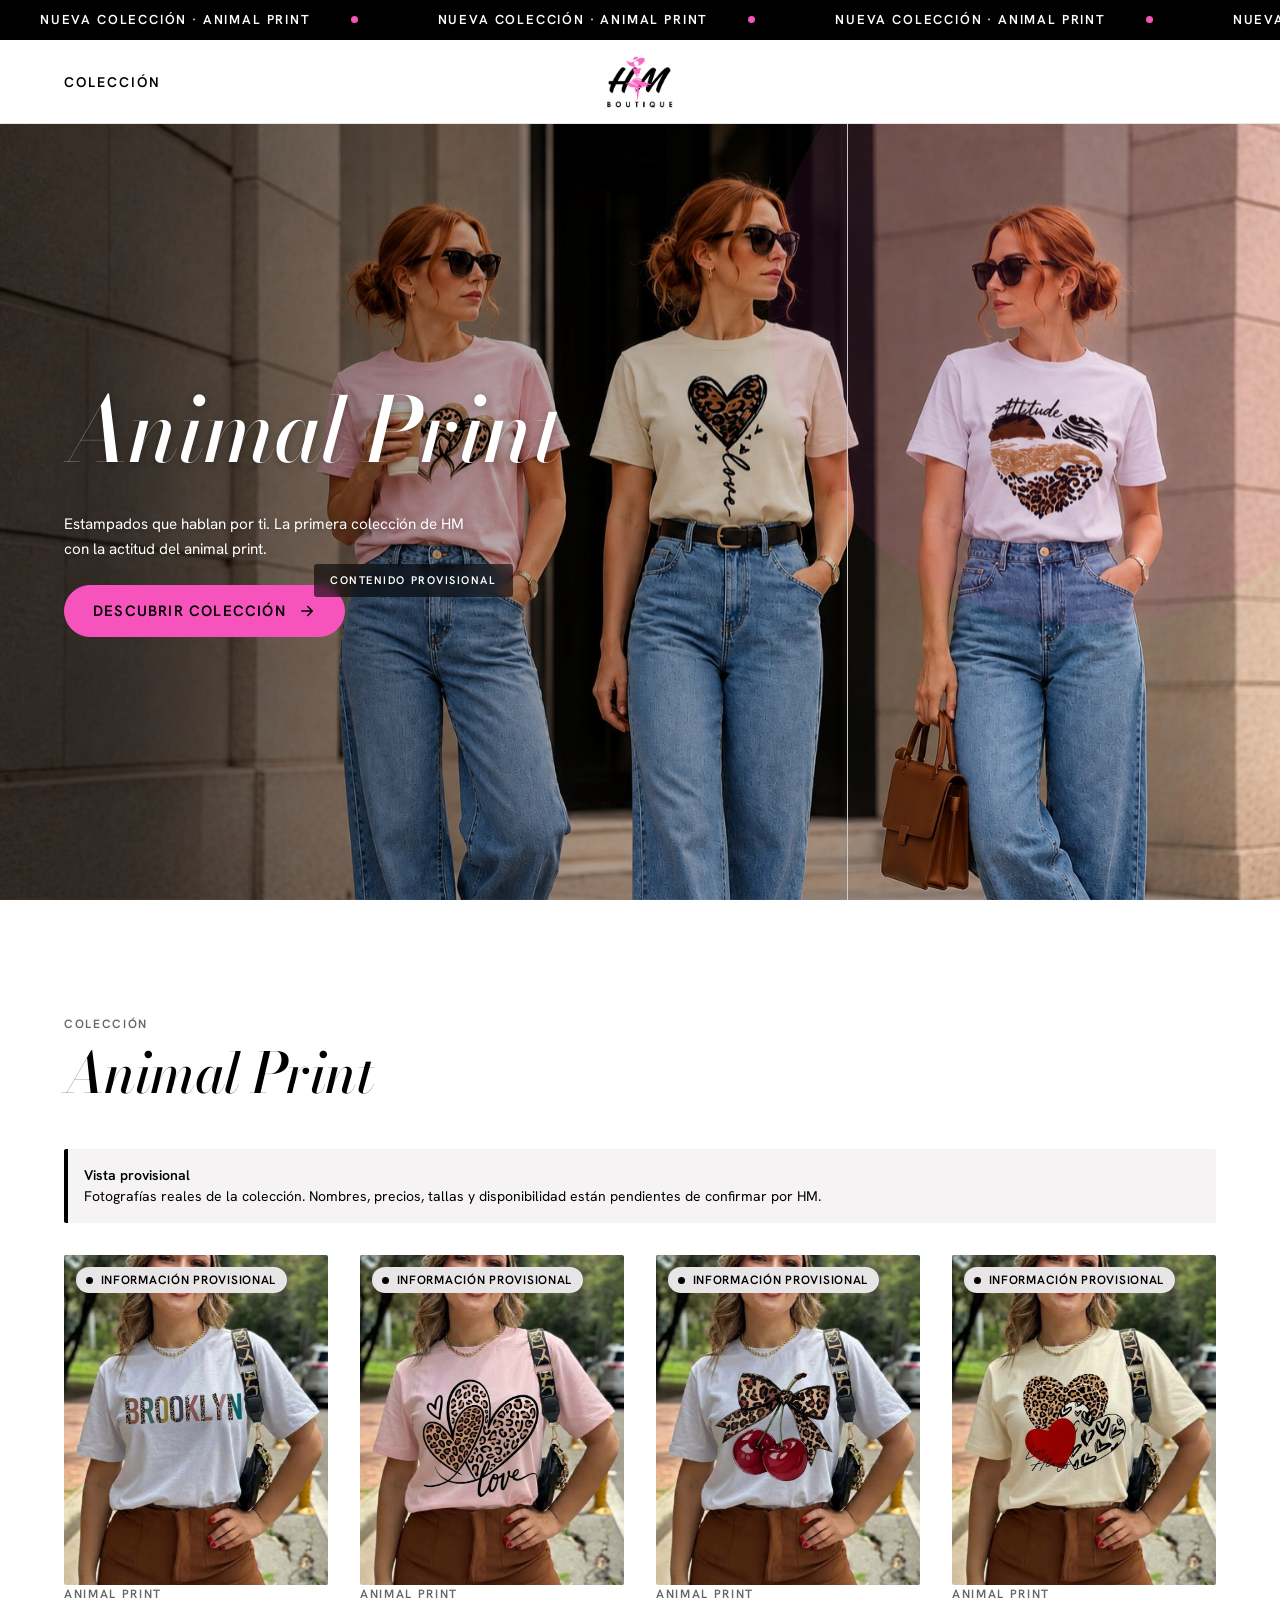
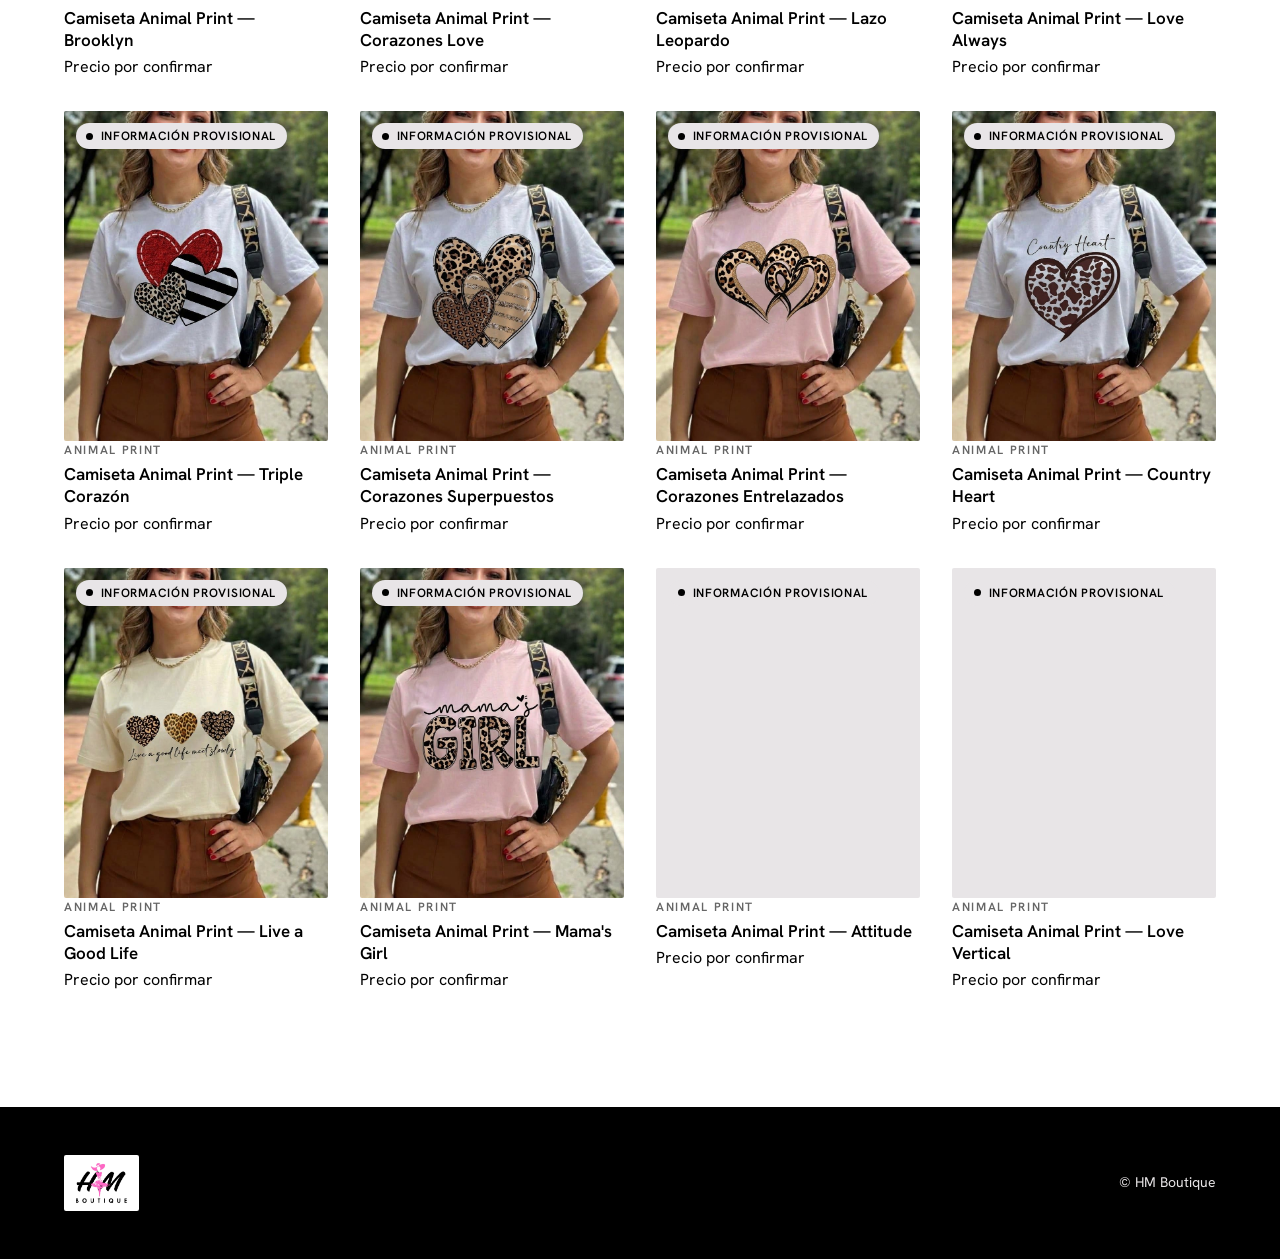
<file: index.html>
<!doctype html>
<html lang="es">
<head>
  <meta charset="utf-8">
  <meta name="viewport" content="width=device-width, initial-scale=1">
  <title>HM Boutique</title>
  <meta name="description" content="HM Boutique — tienda de moda multimarca.">
  <script>document.documentElement.classList.add('js');</script>
  <link rel="preconnect" href="https://fonts.googleapis.com">
  <link rel="preconnect" href="https://fonts.gstatic.com" crossorigin>
  <link rel="stylesheet" href="https://fonts.googleapis.com/css2?family=Bodoni+Moda:ital,opsz,wght@0,6..96,500;1,6..96,500&family=Hanken+Grotesk:wght@400;600&display=swap">
  <link rel="stylesheet" href="css/tokens.css">
  <link rel="stylesheet" href="css/base.css">
  <link rel="stylesheet" href="css/components.css">
  <link rel="stylesheet" href="css/hero.css">
</head>
<body>
  <a class="skip-link" href="#contenido">Saltar al contenido</a>
  <!-- Cinta de anuncio: datos desde data/campaigns.js (oculta si no está activa) -->
  <div class="announce" id="announce" hidden>
    <a class="announce__link" id="announce-link" href="#">
      <span class="announce__track" id="announce-track" aria-hidden="true"></span>
      <span class="sr-only" id="announce-text"></span>
    </a>
  </div>

  <!-- Cabecera: solo enlaza a secciones que existen. Se añadirán enlaces (categorías, carrito) cuando existan sus destinos. -->
  <header class="site-header">
    <nav class="nav" aria-label="Principal">
      <a class="nav__link" href="#coleccion">Colección</a>
    </nav>
    <a href="index.html" class="site-header__logo" aria-label="HM Boutique, inicio">
      <img src="assets/brand/logo-hm-boutique-recortado.png" alt="HM Boutique" width="366" height="295">
    </a>
  </header>

  <main id="contenido">
    <section class="hero" id="hero" aria-labelledby="hero-title">
      <div class="hero__bg" id="hero-bg" aria-hidden="true">
        <img class="hero__bg-img" id="hero-bg-img" alt="" hidden decoding="async">
        <div class="hero__bg-overlay"></div>
        <i class="hero__shape hero__shape--a"></i><i class="hero__shape hero__shape--b"></i>
      </div>

      <div class="hero__content" id="hero-content">
        <h1 class="hero__title" id="hero-title"><span id="hero-title-text"></span></h1>
        <p class="hero__desc" id="hero-desc"></p>
        <a class="btn" id="hero-cta" href="#"><span id="hero-cta-text"></span><svg aria-hidden="true" viewBox="0 0 24 24" width="18" height="18"><path d="M5 12h14m-6-6 6 6-6 6" fill="none" stroke="currentColor" stroke-width="2" stroke-linecap="round" stroke-linejoin="round"/></svg></a>
        <p class="hero__badge" id="hero-badge" hidden>Contenido provisional</p>
      </div>
    </section>

    <!-- Catálogo: aún sin productos reales. Se alimentará del sistema de catálogo (fase posterior). -->
    <section class="section" id="coleccion" aria-labelledby="coleccion-title">
      <div class="container">
        <div class="section-head">
          <p class="eyebrow">Colección</p>
          <h2 class="section-head__title" id="coleccion-title">Animal Print</h2>
        </div>
        <div class="notice" role="note"><div><span class="notice__title">Vista provisional</span><p>Fotografías reales de la colección. Nombres, precios, tallas y disponibilidad están pendientes de confirmar por HM.</p></div></div>
        <ul class="product-grid" id="product-grid" style="margin-top:var(--sp-6)"></ul>
        <noscript><p>Activa JavaScript para ver las fotografías de la colección.</p></noscript>
      </div>
    </section>
  </main>

  <footer class="site-footer">
    <div class="container site-footer__inner">
      <img class="site-footer__logo" src="assets/brand/logo-hm-boutique-recortado.png" alt="HM Boutique" width="366" height="295">
      <p class="site-footer__note">© HM Boutique</p>
    </div>
  </footer>

  <noscript><p style="padding:2rem;font-family:sans-serif">Activa JavaScript para ver la campaña.</p></noscript>

  <script src="data/campaigns.js"></script>
  <script src="data/products.js"></script>
  <script src="js/hero.js"></script>
  <script src="js/collection.js"></script>
  <script src="js/reveal.js"></script>
</body>
</html>
</file>
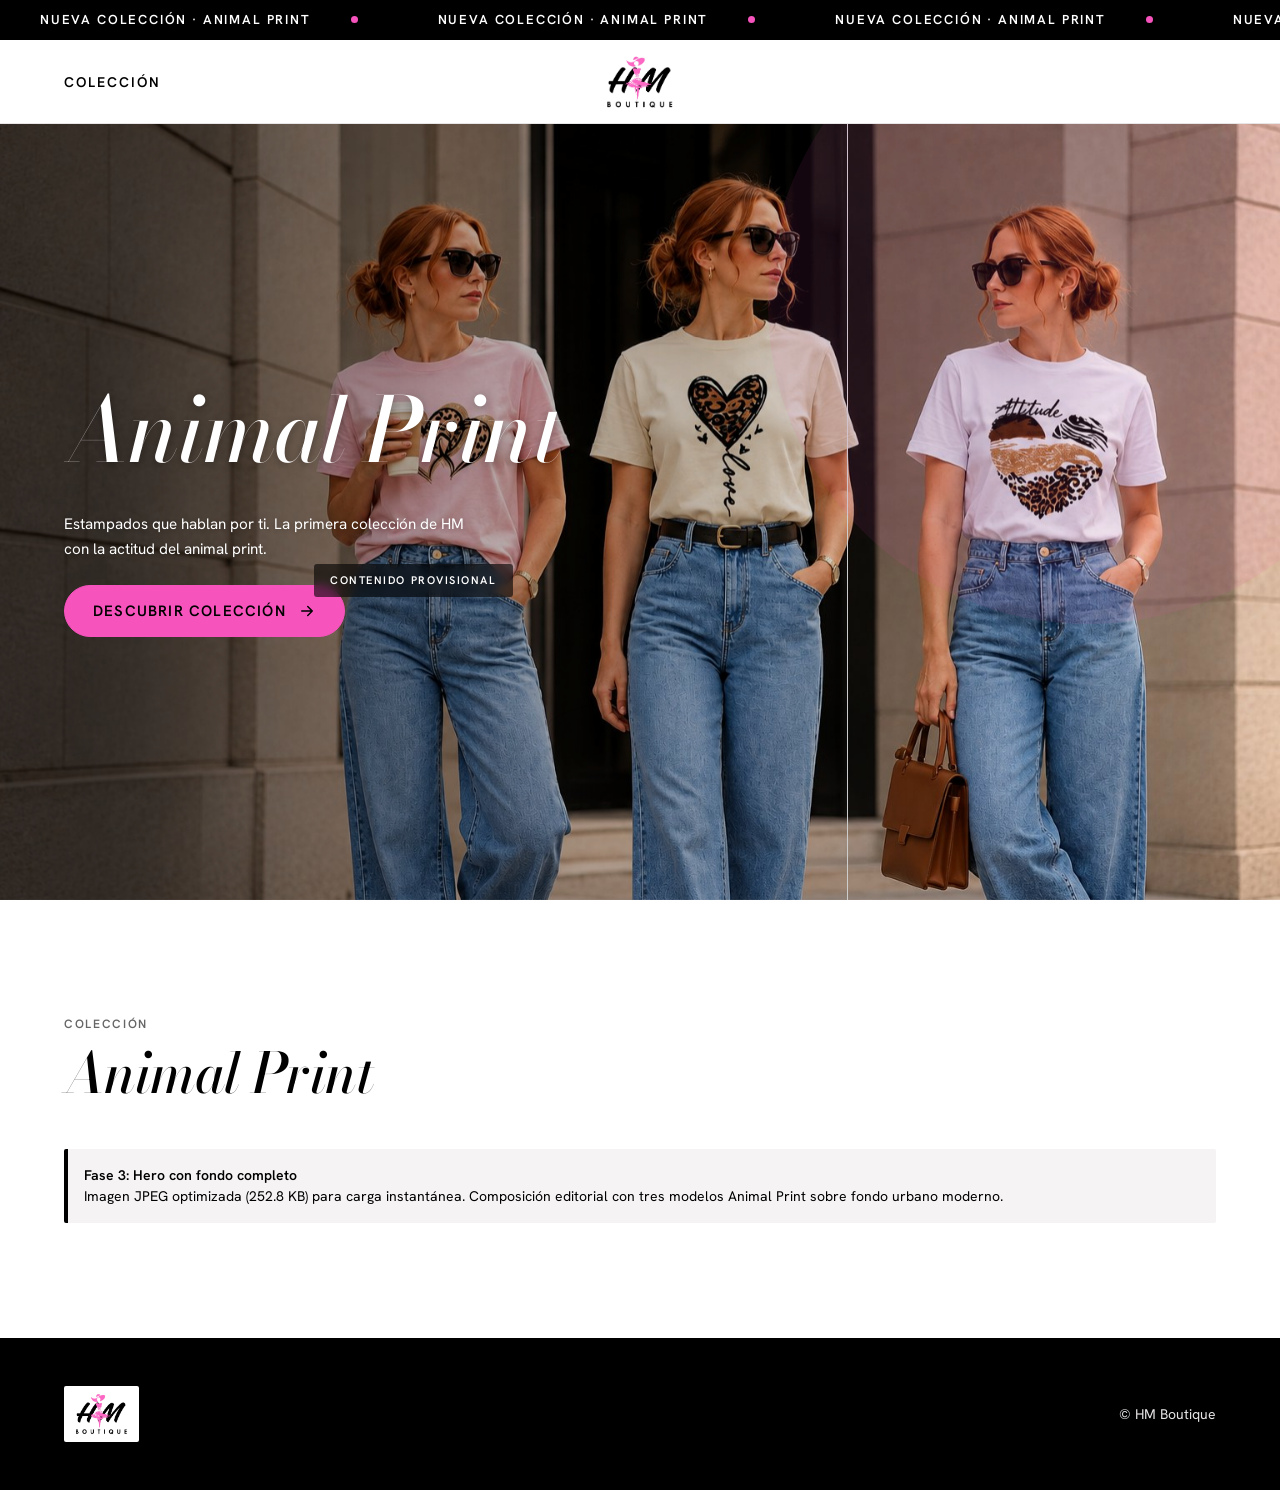
<file: preview-simple.html>
<!doctype html>
<html lang="es">
<head>
  <meta charset="utf-8">
  <meta name="viewport" content="width=device-width, initial-scale=1">
  <title>HM Boutique — Animal Print Collection</title>
  <meta name="description" content="HM Boutique — tienda de moda multimarca. Colección Animal Print.">
  <script>document.documentElement.classList.add('js');</script>
  <link rel="preconnect" href="https://fonts.googleapis.com">
  <link rel="preconnect" href="https://fonts.gstatic.com" crossorigin>
  <link rel="stylesheet" href="https://fonts.googleapis.com/css2?family=Bodoni+Moda:ital,opsz,wght@0,6..96,500;1,6..96,500&family=Hanken+Grotesk:wght@400;600&display=swap">
  <link rel="stylesheet" href="css/tokens.css">
  <link rel="stylesheet" href="css/base.css">
  <link rel="stylesheet" href="css/components.css">
  <link rel="stylesheet" href="css/hero.css">
</head>
<body>
  <a class="skip-link" href="#contenido">Saltar al contenido</a>
  
  <!-- Cinta de anuncio -->
  <div class="announce" id="announce" hidden>
    <a class="announce__link" id="announce-link" href="#">
      <span class="announce__track" id="announce-track" aria-hidden="true"></span>
      <span class="sr-only" id="announce-text"></span>
    </a>
  </div>

  <!-- Header -->
  <header class="site-header">
    <nav class="nav" aria-label="Principal">
      <a class="nav__link" href="#coleccion">Colección</a>
    </nav>
    <a href="index.html" class="site-header__logo" aria-label="HM Boutique, inicio">
      <img src="assets/brand/logo-hm-boutique-recortado.png" alt="HM Boutique" width="366" height="295">
    </a>
  </header>

  <main id="contenido">
    <!-- Hero con imagen JPEG optimizada -->
    <section class="hero" id="hero" aria-labelledby="hero-title">
      <div class="hero__bg" id="hero-bg" aria-hidden="true">
        <img class="hero__bg-img" id="hero-bg-img" alt="" hidden decoding="async" src="assets/campaigns/animal-print/hero-background.jpg">
        <div class="hero__bg-overlay"></div>
        <i class="hero__shape hero__shape--a"></i><i class="hero__shape hero__shape--b"></i>
      </div>

      <div class="hero__content" id="hero-content">
        <h1 class="hero__title" id="hero-title"><span id="hero-title-text"></span></h1>
        <p class="hero__desc" id="hero-desc"></p>
        <a class="btn" id="hero-cta" href="#"><span id="hero-cta-text"></span><svg aria-hidden="true" viewBox="0 0 24 24" width="18" height="18"><path d="M5 12h14m-6-6 6 6-6 6" fill="none" stroke="currentColor" stroke-width="2" stroke-linecap="round" stroke-linejoin="round"/></svg></a>
        <p class="hero__badge" id="hero-badge" hidden>Contenido provisional</p>
      </div>
    </section>

    <!-- Sección de colección -->
    <section class="section" id="coleccion" aria-labelledby="coleccion-title">
      <div class="container">
        <div class="section-head">
          <p class="eyebrow">Colección</p>
          <h2 class="section-head__title" id="coleccion-title">Animal Print</h2>
        </div>
        <div class="notice" role="note">
          <div>
            <span class="notice__title">Fase 3: Hero con fondo completo</span>
            <p>Imagen JPEG optimizada (252.8 KB) para carga instantánea. Composición editorial con tres modelos Animal Print sobre fondo urbano moderno.</p>
          </div>
        </div>
      </div>
    </section>
  </main>

  <footer class="site-footer">
    <div class="container site-footer__inner">
      <img class="site-footer__logo" src="assets/brand/logo-hm-boutique-recortado.png" alt="HM Boutique" width="366" height="295">
      <p class="site-footer__note">© HM Boutique</p>
    </div>
  </footer>

  <script>
    window.HM_DATA = {
      featured: {
        id: "provisional-001",
        provisional: true,
        collection: { name: "Animal Print", slug: null },
        title: "Animal Print",
        description: "Estampados que hablan por ti. La primera colección de HM con la actitud del animal print.",
        cta: { label: "Descubrir Colección", href: "#coleccion" },
        backgroundImage: {
          src: "assets/campaigns/animal-print/hero-background.jpg",
          alt: "Modelos de la colección Animal Print",
        },
        theme: {
          bg: "#F5F3F4",
          ink: "#000000",
          accent: "#F653BD",
        },
      },
      announcement: {
        enabled: true,
        message: "Nueva colección · Animal Print",
        href: "#coleccion",
      },
    };
  </script>

  <script src="js/hero.js"></script>
</body>
</html>
</file>
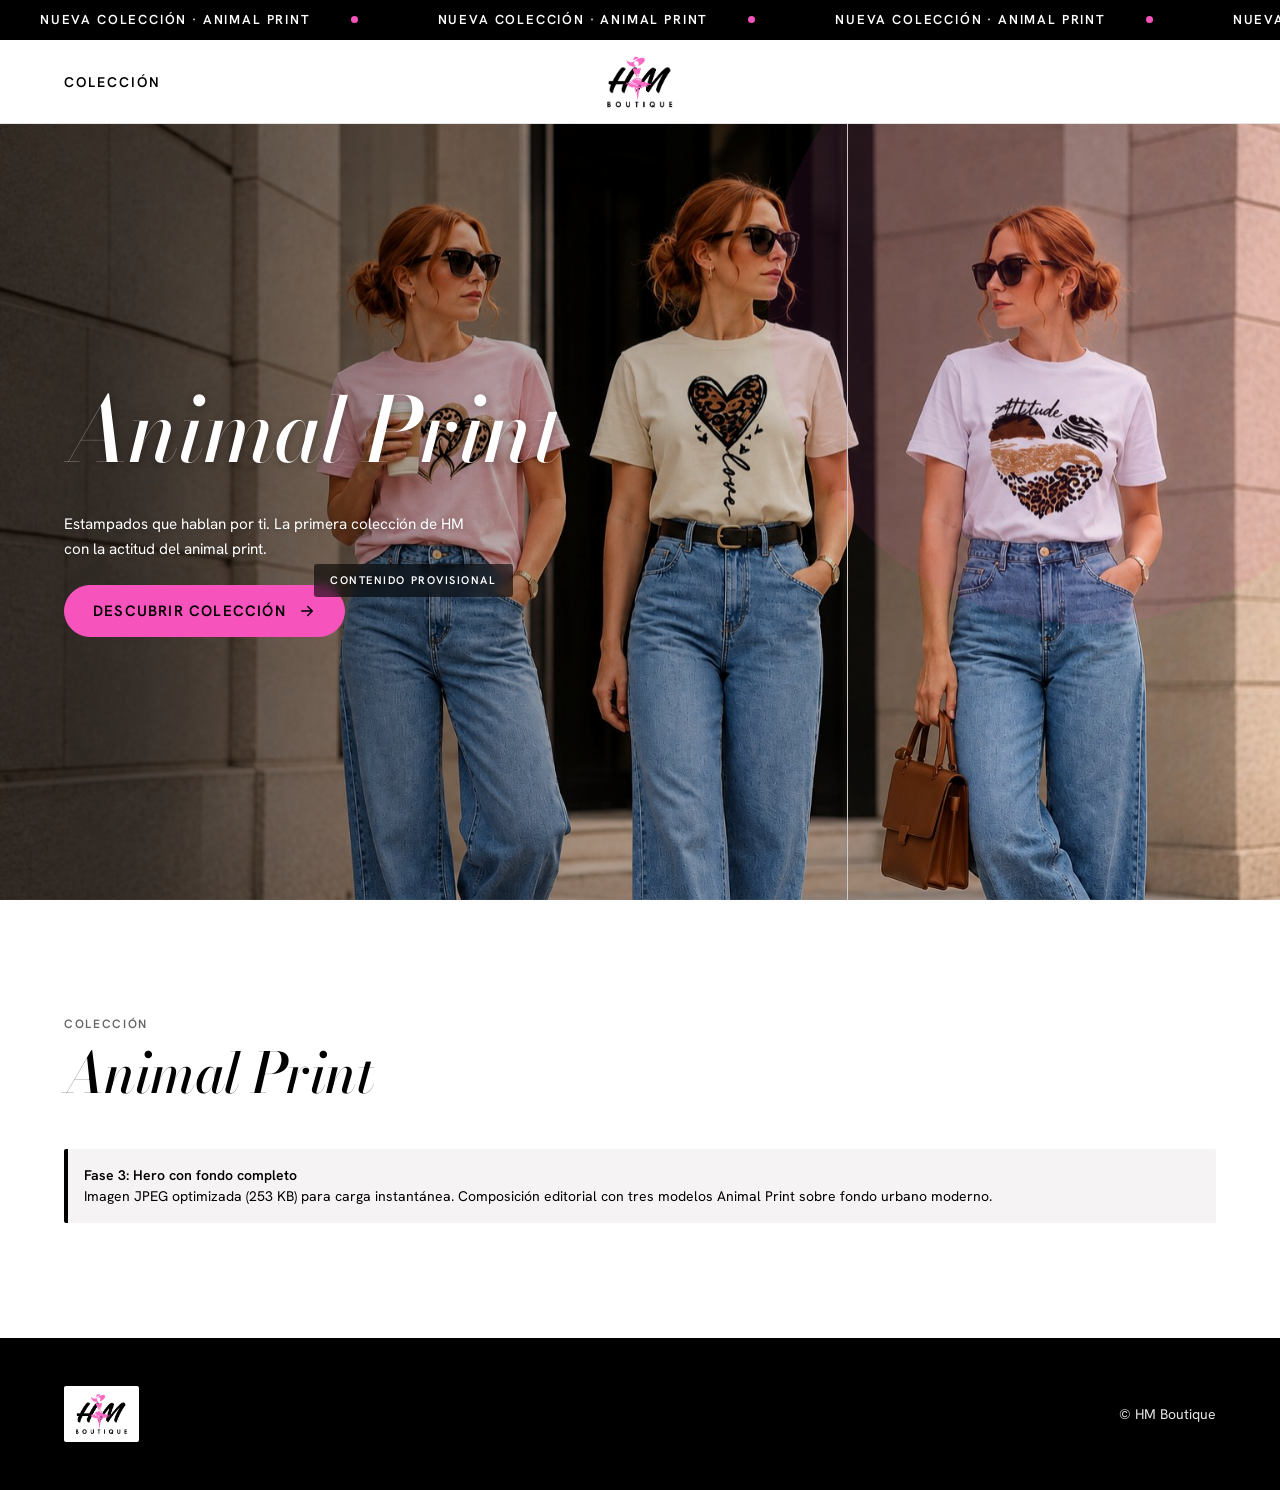
<file: preview-working.html>
<!doctype html>
<html lang="es">
<head>
  <meta charset="utf-8">
  <meta name="viewport" content="width=device-width, initial-scale=1">
  <title>HM Boutique — Animal Print Collection</title>
  <meta name="description" content="HM Boutique — tienda de moda multimarca. Colección Animal Print.">
  <script>document.documentElement.classList.add('js');</script>
  <link rel="preconnect" href="https://fonts.googleapis.com">
  <link rel="preconnect" href="https://fonts.gstatic.com" crossorigin>
  <link rel="stylesheet" href="https://fonts.googleapis.com/css2?family=Bodoni+Moda:ital,opsz,wght@0,6..96,500;1,6..96,500&family=Hanken+Grotesk:wght@400;600&display=swap">
  <link rel="stylesheet" href="css/tokens.css">
  <link rel="stylesheet" href="css/base.css">
  <link rel="stylesheet" href="css/components.css">
  <link rel="stylesheet" href="css/hero.css">
</head>
<body>
  <a class="skip-link" href="#contenido">Saltar al contenido</a>
  
  <!-- Cinta de anuncio -->
  <div class="announce" id="announce" hidden>
    <a class="announce__link" id="announce-link" href="#">
      <span class="announce__track" id="announce-track" aria-hidden="true"></span>
      <span class="sr-only" id="announce-text"></span>
    </a>
  </div>

  <!-- Header -->
  <header class="site-header">
    <nav class="nav" aria-label="Principal">
      <a class="nav__link" href="#coleccion">Colección</a>
    </nav>
    <a href="index.html" class="site-header__logo" aria-label="HM Boutique, inicio">
      <img src="assets/brand/logo-hm-boutique-recortado.png" alt="HM Boutique" width="366" height="295">
    </a>
  </header>

  <main id="contenido">
    <!-- Hero con imagen JPEG optimizada -->
    <section class="hero" id="hero" aria-labelledby="hero-title">
      <div class="hero__bg" id="hero-bg" aria-hidden="true">
        <img class="hero__bg-img" id="hero-bg-img" alt="" hidden decoding="async" src="assets/campaigns/animal-print/hero-background.jpg">
        <div class="hero__bg-overlay"></div>
        <i class="hero__shape hero__shape--a"></i><i class="hero__shape hero__shape--b"></i>
      </div>

      <div class="hero__content" id="hero-content">
        <h1 class="hero__title" id="hero-title"><span id="hero-title-text"></span></h1>
        <p class="hero__desc" id="hero-desc"></p>
        <a class="btn" id="hero-cta" href="#"><span id="hero-cta-text"></span><svg aria-hidden="true" viewBox="0 0 24 24" width="18" height="18"><path d="M5 12h14m-6-6 6 6-6 6" fill="none" stroke="currentColor" stroke-width="2" stroke-linecap="round" stroke-linejoin="round"/></svg></a>
        <p class="hero__badge" id="hero-badge" hidden>Contenido provisional</p>
      </div>
    </section>

    <!-- Sección de colección -->
    <section class="section" id="coleccion" aria-labelledby="coleccion-title">
      <div class="container">
        <div class="section-head">
          <p class="eyebrow">Colección</p>
          <h2 class="section-head__title" id="coleccion-title">Animal Print</h2>
        </div>
        <div class="notice" role="note">
          <div>
            <span class="notice__title">Fase 3: Hero con fondo completo</span>
            <p>Imagen JPEG optimizada (253 KB) para carga instantánea. Composición editorial con tres modelos Animal Print sobre fondo urbano moderno.</p>
          </div>
        </div>
      </div>
    </section>
  </main>

  <footer class="site-footer">
    <div class="container site-footer__inner">
      <img class="site-footer__logo" src="assets/brand/logo-hm-boutique-recortado.png" alt="HM Boutique" width="366" height="295">
      <p class="site-footer__note">© HM Boutique</p>
    </div>
  </footer>

  <script src="data/campaigns.js"></script>
  <script src="js/hero.js"></script>
</body>
</html>
</file>
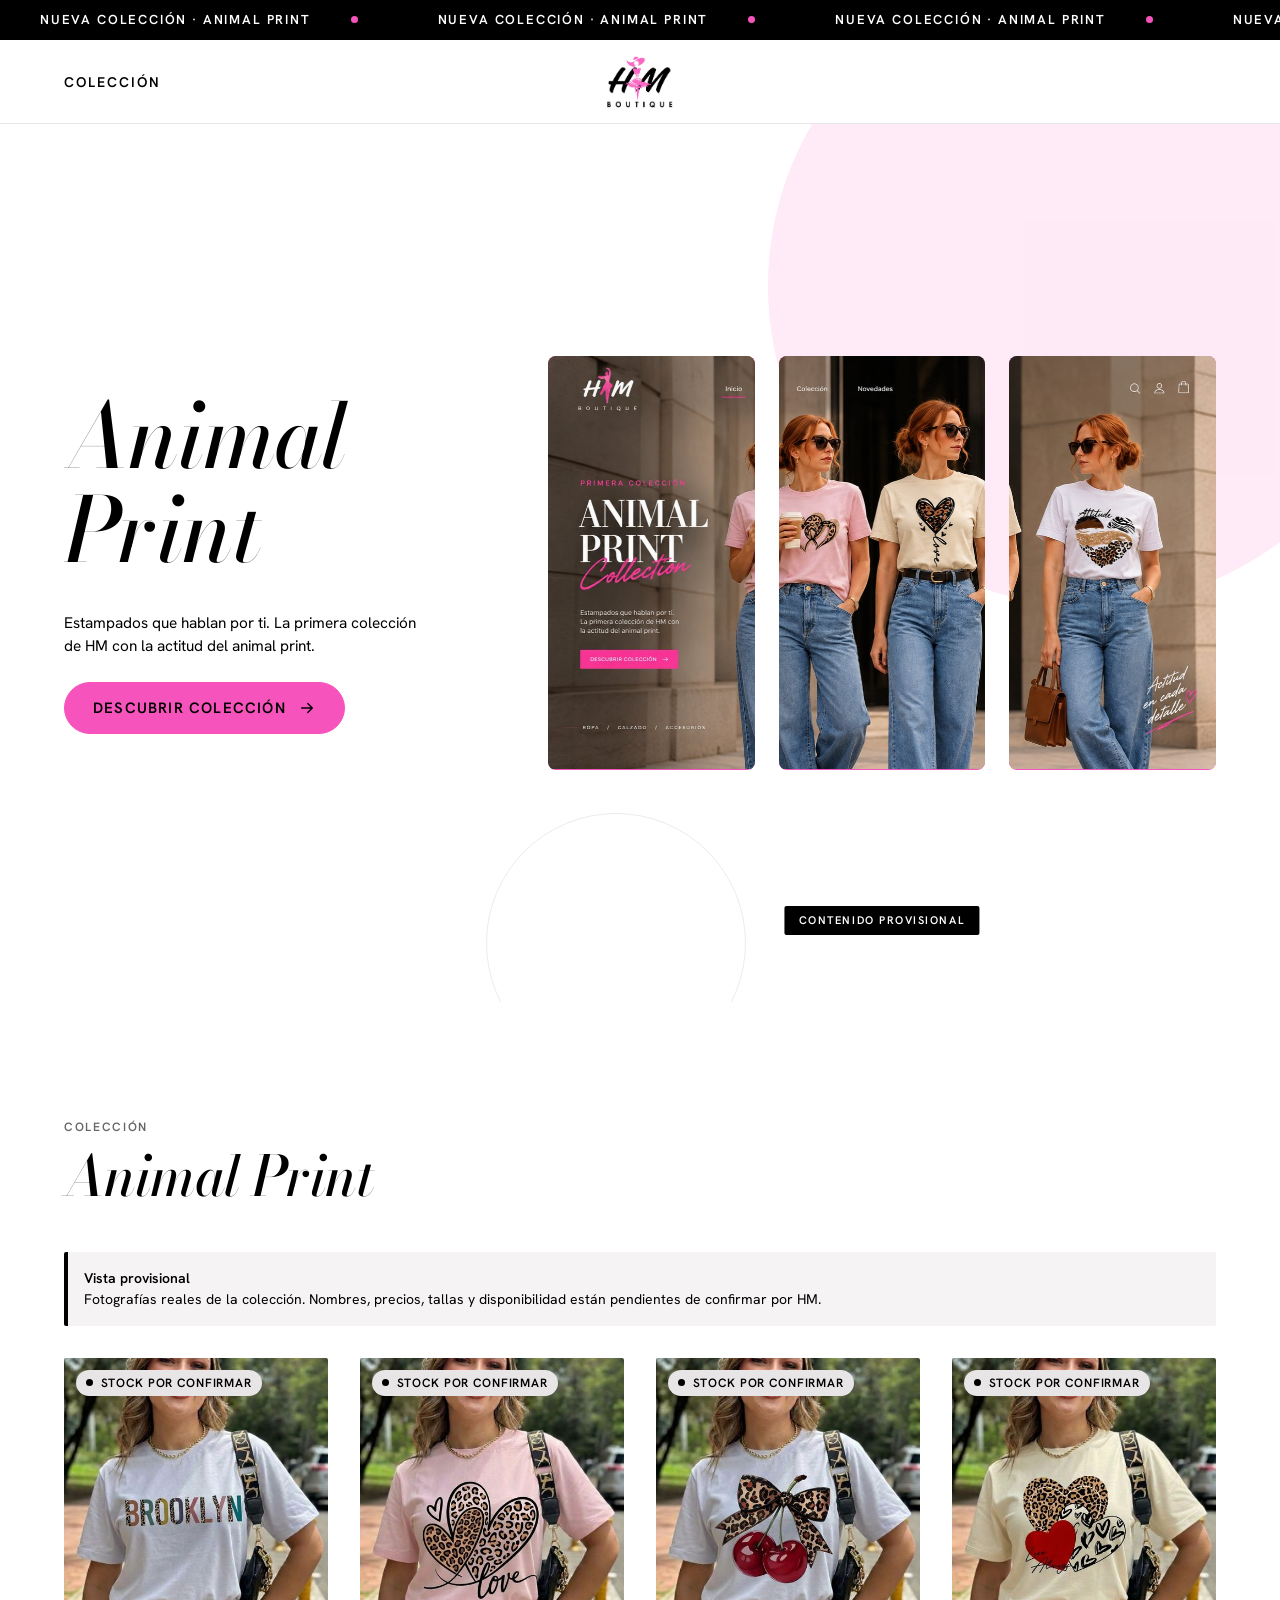
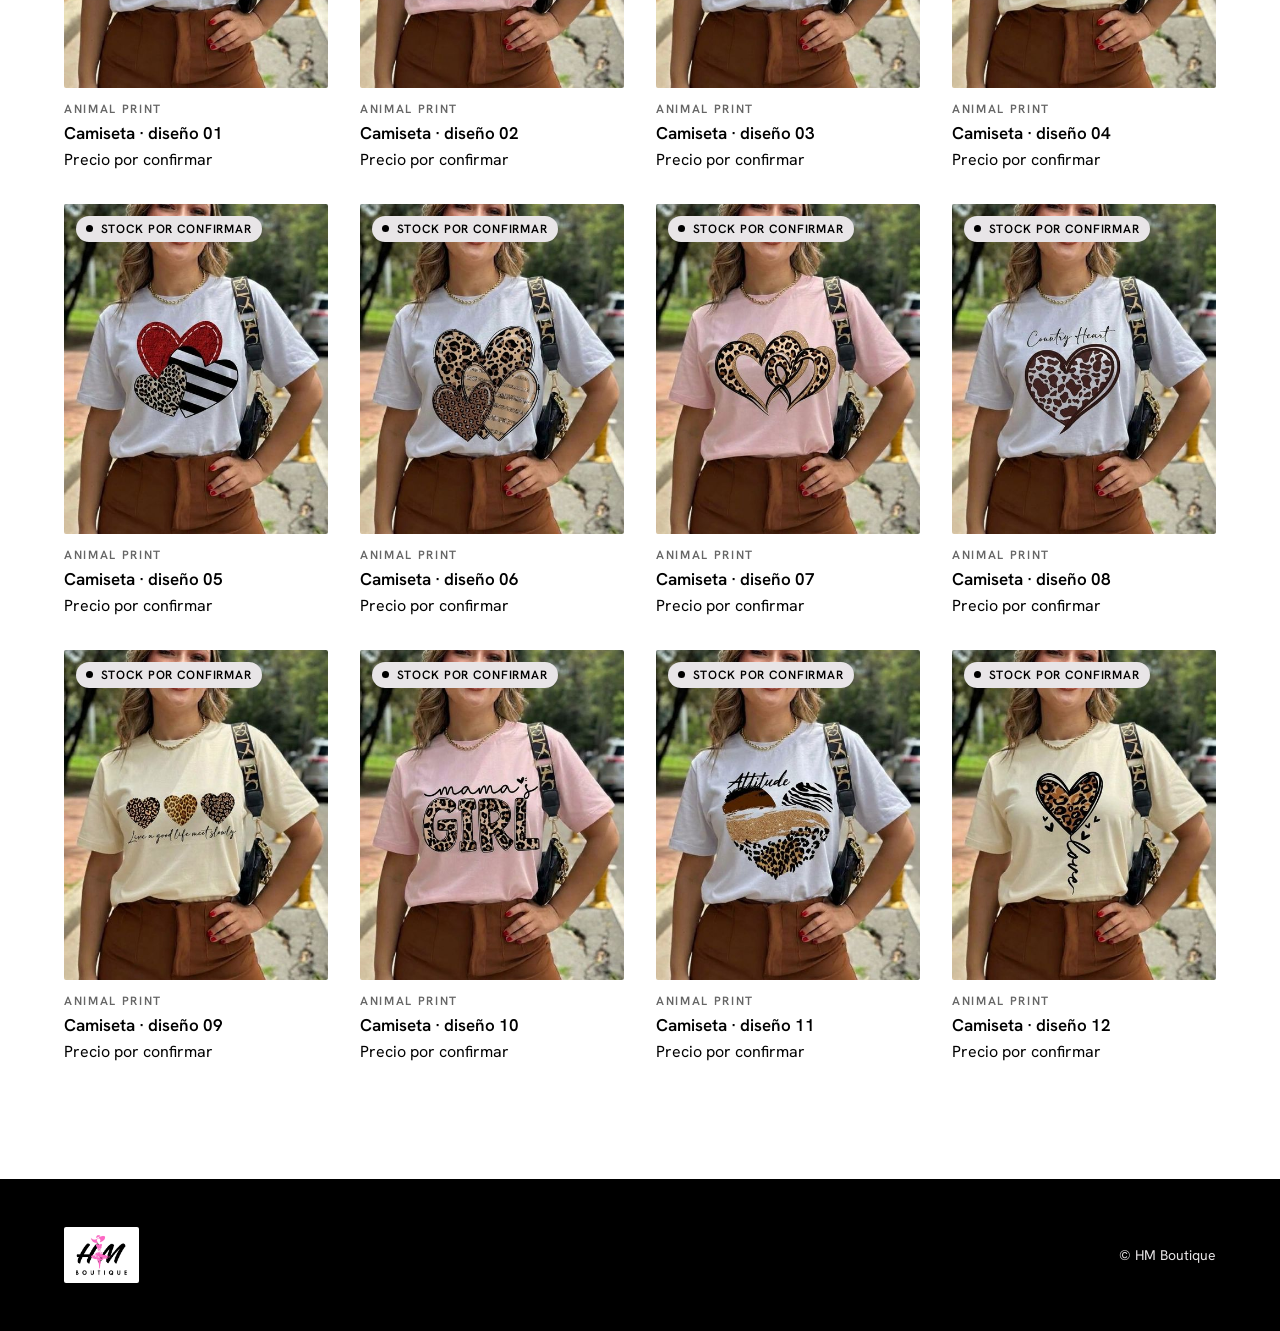
<file: preview.html>
<!doctype html>
<html lang="es">
<head>
  <meta charset="utf-8">
  <meta name="viewport" content="width=device-width, initial-scale=1">
  <title>HM Boutique</title>
  <meta name="description" content="HM Boutique — tienda de moda multimarca.">
  <script>document.documentElement.classList.add('js');</script>
  
  
  <link rel="stylesheet" href="https://fonts.googleapis.com/css2?family=Bodoni+Moda:ital,opsz,wght@0,6..96,500;1,6..96,500&family=Hanken+Grotesk:wght@400;600&display=swap">
  <style>/* HM Store — Design tokens.
 * Fuente: Paleta_de_Colores_HM_Store.md y Contexto_Real_HM_Store_para_Claude.md.
 * Rosa #F653BD = aproximación digital tomada del logotipo, NO valor oficial verificado.
 * No añadir colores de marca sin aprobación de HM. */
:root {
  /* Paleta de trabajo seleccionada */
  --hm-pink: #F653BD;
  --hm-black: #000000;
  --hm-white: #FFFFFF;
  --hm-gray-soft: #F5F3F4;
  --hm-gray-medium: #777777;
  --hm-gray-light: #E8E5E7;

  /* Ajuste de accesibilidad (propuesta): gris neutro algo más oscuro para texto pequeño,
   * porque #777777 sobre blanco da 4.48:1 y sobre gris suave 4.05:1 (<4.5). Pendiente de aprobación. */
  --hm-text-soft: #666666;

  /* Roles */
  --color-bg: var(--hm-white);
  --color-surface: var(--hm-gray-soft);
  --color-line: var(--hm-gray-light);
  --color-ui: var(--hm-gray-medium);
  --color-ink: var(--hm-black);
  --color-ink-soft: var(--hm-text-soft);
  --color-accent: var(--hm-pink);
  --color-focus: var(--hm-black);

  /* Estados: solo con la paleta. El rojo de error es funcional y está pendiente de aprobación. */
  --err-fg: #b3261e; --err-bg: #fbe9e7;

  /* Tema de campaña del Hero: lo sobrescribe js/hero.js desde data/campaigns.js */
  --bg: var(--hm-gray-soft);
  --ink: var(--hm-black);
  --accent: var(--hm-pink);
  --paper: var(--hm-white);

  /* Tipografía */
  --font-display: "Bodoni Moda", "Bodoni 72", Didot, "Times New Roman", serif;
  --font-body: "Hanken Grotesk", system-ui, -apple-system, "Segoe UI", sans-serif;
  --fs-display: clamp(3.25rem, 9vw, 8.25rem);
  --fs-h2: clamp(2rem, 4.5vw, 3.5rem);
  --fs-h3: clamp(1.25rem, 2vw, 1.5rem);
  --fs-product: 1.0625rem;
  --fs-price: 1rem;
  --fs-body: 1rem;
  --fs-small: 0.875rem;
  --fs-label: 0.75rem;
  --ls-label: 0.14em;

  /* Espaciado (base 4px) */
  --sp-1: 0.25rem; --sp-2: 0.5rem; --sp-3: 0.75rem; --sp-4: 1rem;
  --sp-5: 1.5rem; --sp-6: 2rem; --sp-7: 3rem; --sp-8: 4rem;
  --gutter: clamp(1.25rem, 5vw, 5rem);
  --container: 1280px;
  --section-y: clamp(4rem, 9vw, 7.5rem);
  --grid-gap: clamp(1rem, 2.5vw, 2rem);

  /* Forma */
  --radius-s: 2px;
  --radius-pill: 999px;
  --tap: 44px;

  /* Movimiento */
  --ease-out: cubic-bezier(0.16, 1, 0.3, 1);
  --t-fast: 160ms;
  --t-med: 300ms;

  /* Layout */
  --header-h: 84px;
  --announce-h: 0px;
}
@media (max-width: 900px) { :root { --header-h: 68px; } }
</style>
  <style>/* HM Store — base: reset, tipografía, utilidades, foco. */
*, *::before, *::after { box-sizing: border-box; }
html { -webkit-text-size-adjust: 100%; scroll-behavior: smooth; scroll-padding-top: calc(var(--header-h) + 1rem); }
body { margin: 0; background: var(--color-bg); color: var(--color-ink); font-family: var(--font-body); font-size: var(--fs-body); line-height: 1.5; }
::selection { background: var(--hm-pink); color: #000; }
img { display: block; max-width: 100%; }
h1, h2, h3, p { margin: 0; }
button, input { font: inherit; color: inherit; }
.sr-only { position: absolute; width: 1px; height: 1px; margin: -1px; padding: 0; overflow: hidden; clip: rect(0 0 0 0); white-space: nowrap; border: 0; }
:focus-visible { outline: 3px solid var(--color-focus); outline-offset: 3px; }
.container { width: 100%; max-width: calc(var(--container) + 2 * var(--gutter)); margin-inline: auto; padding-inline: var(--gutter); }
.section { padding-block: var(--section-y); }
.section--surface { background: var(--color-surface); }
.skip-link { position: absolute; left: var(--sp-4); top: -100px; z-index: 10; background: #000; color: #fff; padding: var(--sp-3) var(--sp-4); }
.skip-link:focus { top: var(--sp-4); }
@media (prefers-reduced-motion: reduce) { html { scroll-behavior: auto; } }
</style>
  <style>/* HM Store — componentes reutilizables (Fase 2). */

/* ---------- Cinta de anuncio ---------- */
.announce { background: #000; color: #fff; overflow: hidden; height: 40px; }
.announce[hidden] { display: none; }
.announce__link { display: flex; align-items: center; height: 100%; color: inherit; text-decoration: none; overflow: hidden; font-size: 0.8125rem; letter-spacing: 0.14em; text-transform: uppercase; font-weight: 600; }
.announce__link:hover .announce__track, .announce__link:focus-visible .announce__track { animation-play-state: paused; }
.announce__link:focus-visible { outline-color: var(--hm-pink); outline-offset: -3px; }
.announce__track { display: inline-flex; flex: none;  will-change: transform; animation: marquee var(--marquee-duration, 30s) linear infinite; }
.announce__item { padding-inline: 2.5rem; display: inline-flex; align-items: center; gap: 2.5rem; }
.announce__item::after { content: ""; width: 7px; height: 7px; border-radius: 50%; background: var(--hm-pink); }
@keyframes marquee { to { transform: translateX(-50%); } }
@media (max-width: 900px) { .announce { height: 36px; } }

/* ---------- Cabecera ---------- */
.site-header { position: sticky; top: 0; z-index: 5; background: var(--color-bg); height: var(--header-h); border-bottom: 1px solid var(--color-line);
  display: grid; grid-template-columns: 1fr auto 1fr; align-items: center; padding-inline: var(--gutter); }
.site-header__logo { display: block; height: var(--header-h); padding: 14px 0; justify-self: center; }
.site-header__logo img { height: 100%; width: auto; }
.nav { display: flex; gap: var(--sp-5); }
.nav__link { display: inline-flex; align-items: center; min-height: var(--tap); color: var(--color-ink); text-decoration: none; font-size: var(--fs-small); font-weight: 600; letter-spacing: var(--ls-label); text-transform: uppercase; background: linear-gradient(currentColor, currentColor) left bottom 10px / 0 1.5px no-repeat; transition: background-size var(--t-med) var(--ease-out); }
.nav__link:hover, .nav__link[aria-current] { background-size: 100% 1.5px; }

/* ---------- Botones ---------- */
.btn { --btn-bg: var(--hm-black); --btn-fg: var(--hm-white); --btn-border: var(--hm-black); --btn-hover-bg: var(--hm-pink); --btn-hover-fg: #000;
  display: inline-flex; align-items: center; justify-content: center; gap: 0.75rem; min-height: 52px; padding: 0 1.75rem;
  background: var(--btn-bg); color: var(--btn-fg); border: 1.5px solid var(--btn-border); border-radius: var(--radius-pill);
  text-decoration: none; cursor: pointer; font-weight: 600; font-size: 0.9375rem; letter-spacing: 0.08em; text-transform: uppercase;
  transition: background-color var(--t-fast) ease, color var(--t-fast) ease, transform var(--t-fast) var(--ease-out); }
.btn svg { transition: transform 200ms var(--ease-out); }
.btn:hover { background: var(--btn-hover-bg); color: var(--btn-hover-fg); }
.btn:hover svg { transform: translateX(4px); }
.btn:active { transform: scale(0.97); }
.btn--secondary { --btn-bg: transparent; --btn-fg: var(--hm-black); --btn-hover-bg: var(--hm-black); --btn-hover-fg: var(--hm-white); }
.btn--ghost { --btn-bg: transparent; --btn-fg: var(--hm-black); --btn-border: transparent; --btn-hover-bg: var(--hm-gray-light); --btn-hover-fg: var(--hm-black); }
.btn--sm { min-height: var(--tap); padding: 0 1.25rem; font-size: 0.8125rem; }
.btn--block { width: 100%; }
.btn[aria-disabled="true"], .btn:disabled { background: transparent; color: var(--btn-border); border-style: dashed; cursor: not-allowed; }
.btn[aria-disabled="true"]:hover, .btn:disabled:hover { background: transparent; color: var(--btn-border); }
.btn[aria-disabled="true"]:hover svg, .btn:disabled:hover svg { transform: none; }
.btn[aria-disabled="true"]:active, .btn:disabled:active { transform: none; }

/* ---------- Encabezado de sección ---------- */
.section-head { display: grid; gap: var(--sp-3); margin-bottom: var(--sp-7); max-width: 40rem; }
.eyebrow { font-size: var(--fs-label); letter-spacing: var(--ls-label); text-transform: uppercase; font-weight: 600; color: var(--color-ink-soft); }
.section-head__title { font-family: var(--font-display); font-style: italic; font-weight: 500; font-size: var(--fs-h2); line-height: 1; letter-spacing: -0.02em; text-wrap: balance; }
.section-head__text { color: var(--color-ink-soft); max-width: 46ch; text-wrap: pretty; }

/* ---------- Etiquetas de disponibilidad (punto + texto: nunca solo color) ---------- */
.tag { display: inline-flex; align-items: center; gap: 0.45rem; padding: 0.25rem 0.65rem; border-radius: var(--radius-pill); font-size: var(--fs-label); font-weight: 600; letter-spacing: 0.06em; text-transform: uppercase; background: var(--hm-gray-light); color: var(--hm-black); }
.tag::before { content: ""; width: 7px; height: 7px; border-radius: 50%; background: currentColor; }
.tag--ok { background: var(--hm-white); border: 1px solid var(--hm-gray-light); }
.tag--ok::before { background: var(--hm-pink); }
.tag--low { background: var(--hm-pink); color: var(--hm-black); }
.tag--out { background: var(--hm-gray-light); color: var(--color-ink-soft); }
.tag--out::before { border-radius: 1px; }

/* ---------- Tarjeta de producto ---------- */
.product-grid { display: grid; grid-template-columns: repeat(4, minmax(0, 1fr)); gap: var(--sp-6) var(--grid-gap); list-style: none; margin: 0; padding: 0; }
@media (max-width: 1100px) { .product-grid { grid-template-columns: repeat(3, minmax(0, 1fr)); } }
@media (max-width: 820px) { .product-grid { grid-template-columns: repeat(2, minmax(0, 1fr)); } }
.card { position: relative; display: grid; gap: var(--sp-3); align-content: start; }
.card__media { position: relative; aspect-ratio: 4 / 5; overflow: hidden; background: var(--hm-gray-light); border-radius: var(--radius-s); }
.card__media img { display: block; width: 100%; height: 100%; object-fit: cover; transition: transform 600ms var(--ease-out); }
.card__ph { position: absolute; inset: 0; display: grid; place-items: center; text-align: center; padding: var(--sp-4); font-size: var(--fs-label); letter-spacing: var(--ls-label); text-transform: uppercase; font-weight: 600; color: var(--color-ink-soft); }
.card__tag { position: absolute; left: var(--sp-3); top: var(--sp-3); }
.card__body { display: grid; gap: var(--sp-1); }
.card__brand { font-size: var(--fs-label); letter-spacing: var(--ls-label); text-transform: uppercase; color: var(--color-ink-soft); font-weight: 600; }
.card__title { font-size: var(--fs-product); font-weight: 600; line-height: 1.3; }
.card__link { color: inherit; text-decoration: none; }
.card__link::after { content: ""; position: absolute; inset: 0; } /* enlace extendido: toda la tarjeta es clicable */
.card__link:focus-visible { outline: none; }
.card:has(.card__link:focus-visible) .card__media { outline: 3px solid var(--color-focus); outline-offset: 3px; }
.card__price { font-size: var(--fs-price); font-variant-numeric: tabular-nums; }
.card__colors { display: flex; gap: 6px; margin-top: var(--sp-1); }
.card__dot { width: 12px; height: 12px; border-radius: 50%; border: 1px solid rgba(0, 0, 0, 0.25); background: var(--c, #ccc); }
.card:hover .card__media img { transform: scale(1.03); }
.card--soldout .card__media { opacity: 0.6; }
.card--soldout .card__title { color: var(--color-ink-soft); }
.card--demo .card__media::after { content: "Ejemplo"; position: absolute; right: var(--sp-3); top: var(--sp-3); background: #000; color: #fff; font-size: 0.6875rem; letter-spacing: var(--ls-label); text-transform: uppercase; font-weight: 600; padding: 0.25rem 0.6rem; border-radius: var(--radius-s); }

/* ---------- Selectores de variante (CSS puro: input real + etiqueta) ---------- */
.field { border: 0; margin: 0; padding: 0; min-width: 0; display: grid; gap: var(--sp-3); }
.field__legend { padding: 0; font-size: var(--fs-label); letter-spacing: var(--ls-label); text-transform: uppercase; font-weight: 600; }
.field__legend output { color: var(--color-ink-soft); font-weight: 400; letter-spacing: 0.04em; text-transform: none; margin-left: var(--sp-2); }
.opts { display: flex; flex-wrap: wrap; gap: var(--sp-2); }
.opt { position: relative; }
.opt input { position: absolute; inset: 0; width: 100%; height: 100%; margin: 0; opacity: 0; cursor: pointer; }
.chip { display: inline-flex; align-items: center; justify-content: center; min-width: var(--tap); min-height: var(--tap); padding: 0 var(--sp-3); border: 1.5px solid var(--color-ui); border-radius: var(--radius-s); font-weight: 600; font-size: var(--fs-small); background: var(--color-bg); transition: border-color var(--t-fast), background-color var(--t-fast), color var(--t-fast); }
.opt:hover .chip { border-color: var(--hm-black); }
.opt input:checked + .chip { background: var(--hm-black); border-color: var(--hm-black); color: var(--hm-white); }
.opt input:focus-visible + .chip, .opt input:focus-visible + .swatch { outline: 3px solid var(--color-focus); outline-offset: 3px; }
.opt input:disabled { cursor: not-allowed; }
.opt input:disabled + .chip { color: var(--color-ink-soft); border-style: dashed; text-decoration: line-through; background: transparent; }
.swatch { display: block; width: var(--tap); height: var(--tap); border-radius: 50%; background: var(--c, #ccc); border: 1px solid rgba(0, 0, 0, 0.25); box-shadow: inset 0 0 0 3px var(--color-bg); transition: box-shadow var(--t-fast); }
.opt input:checked + .swatch { box-shadow: inset 0 0 0 3px var(--color-bg), 0 0 0 2px var(--hm-black); }
.opt input:disabled + .swatch { opacity: 0.4; }

/* ---------- Control de cantidad ---------- */
.qty { justify-self: start; display: inline-grid; grid-template-columns: var(--tap) 3rem var(--tap); align-items: center; border: 1.5px solid var(--color-ui); border-radius: var(--radius-pill); overflow: hidden; }
.qty__btn { height: var(--tap); border: 0; background: transparent; cursor: pointer; font-size: 1.25rem; line-height: 1; transition: background-color var(--t-fast); }
.qty__btn:hover:not(:disabled) { background: var(--hm-gray-light); }
.qty__btn:disabled { color: var(--hm-gray-medium); cursor: not-allowed; }
.qty__btn:focus-visible { outline-offset: -3px; }
.qty__val { text-align: center; font-weight: 600; font-variant-numeric: tabular-nums; }

/* ---------- Avisos ---------- */
.notice { display: flex; gap: var(--sp-3); align-items: flex-start; padding: var(--sp-4); border-left: 4px solid var(--hm-black); border-radius: var(--radius-s); background: var(--hm-gray-soft); color: var(--hm-black); font-size: var(--fs-small); }
.notice__title { font-weight: 600; display: block; }
.notice--success { border-left-color: var(--hm-pink); }
.notice--warning { background: var(--hm-pink); }
.notice--error { background: var(--err-bg); border-left-color: var(--err-fg); }
.notice--error .notice__title { color: var(--err-fg); }

/* ---------- Estado vacío ---------- */
.empty { display: grid; justify-items: start; gap: var(--sp-3); padding: var(--sp-7) var(--sp-6); border: 1.5px dashed var(--hm-gray-light); border-radius: var(--radius-s); background: var(--color-bg); }
.empty__title { font-family: var(--font-display); font-style: italic; font-weight: 500; font-size: var(--fs-h3); }
.empty__text { color: var(--color-ink-soft); max-width: 46ch; }

/* ---------- Pie ---------- */
.site-footer { background: var(--hm-black); color: var(--hm-white); padding-block: var(--sp-7); }
.site-footer__inner { display: flex; flex-wrap: wrap; align-items: center; justify-content: space-between; gap: var(--sp-5); }
.site-footer__logo { height: 56px; width: auto; background: var(--hm-white); padding: 6px 10px; border-radius: var(--radius-s); }
.site-footer__note { font-size: var(--fs-small); color: var(--hm-gray-light); }

/* ---------- Aparición al hacer scroll (solo con JS) ---------- */
.js .reveal { opacity: 0; transform: translateY(24px); }
.js .reveal.in { opacity: 1; transform: none; transition: opacity 700ms ease var(--d, 0ms), transform 700ms var(--ease-out) var(--d, 0ms); }

@media (prefers-reduced-motion: reduce) {
  .js .reveal, .js .reveal.in { opacity: 1; transform: none; transition: none; }
  .btn, .btn svg, .chip, .swatch, .qty__btn, .nav__link, .card__media img { transition: none; }
  .btn:hover svg, .btn:active, .card:hover .card__media img { transform: none; }
  .announce__track { animation: none; transform: none; }
  .announce__link { justify-content: center; }
  .announce__group:nth-child(2) { display: none !important; }
  .announce__item:not(:first-child) { display: none; }
  .announce__item::after { display: none; }
}
</style>
  <style>/* HM Store — Hero Experience. Depende de tokens.css, base.css y components.css (.btn). */

/* ---------- Hero ---------- */
.hero {
  position: relative; isolation: isolate; overflow: hidden;
  background: var(--bg); color: var(--ink);
  min-height: clamp(560px, calc(100svh - var(--header-h) - var(--announce-h)), 900px);
  display: grid;
  grid-template-columns: minmax(0, 1fr) minmax(0, 1.5fr);
  grid-template-areas: "content media";
  align-items: center;
  column-gap: clamp(1rem, 3vw, 2.5rem);
  padding: clamp(1.5rem, 4vw, 3.5rem) clamp(1.25rem, 5vw, 5rem);
  transition: background-color 400ms ease;
}

.hero__bg { position: absolute; inset: 0; z-index: -1; pointer-events: none; }
.hero__shape { position: absolute; border-radius: 50%; display: block; will-change: transform; }
.hero__shape--a {
  width: min(52vw, 640px); aspect-ratio: 1; right: -10vw; top: -18%;
  background: var(--accent); opacity: 0.12;
}
.hero__shape--b {
  width: min(22vw, 260px); aspect-ratio: 1; left: 38%; bottom: -8%;
  border: 1.5px solid var(--ink); opacity: 0.08;
}

/* Contenido */
.hero__content { grid-area: content; position: relative; z-index: 2; display: grid; gap: 1.5rem; justify-items: start; }
.hero__title {
  margin: 0; font-family: var(--font-display); font-weight: 500; font-style: italic;
  font-size: clamp(2.5rem, 7vw, 6.5rem);
  line-height: 0.95; letter-spacing: -0.02em; text-wrap: balance;
  overflow: hidden; padding-bottom: 0.08em;
}
/* Titular: cada palabra tiene su máscara; las palabras de una misma línea entran juntas */
.hero__title .w { display: inline-block; overflow: hidden; vertical-align: top; padding: 0 0.08em 0.1em; margin: 0 -0.08em; }
.hero__title .w > i { display: inline-block; font-style: inherit; }
.hero__desc { margin: 0; max-width: 40ch; font-size: clamp(0.95rem, 1.2vw, 1.0625rem); line-height: 1.5; text-wrap: pretty; color: var(--ink); }

/* Botón del Hero */
.hero .btn { --btn-bg: var(--accent); --btn-fg: var(--ink); --btn-border: var(--accent); --btn-hover-bg: var(--ink); --btn-hover-fg: var(--bg); }

/* Medios: Galería */
.hero__media { grid-area: media; position: relative; width: 100%; z-index: 1; }
.hero__gallery {
  display: flex; gap: clamp(0.75rem, 2vw, 1.5rem); justify-content: flex-end; align-items: center;
  height: 100%; min-height: clamp(560px, calc(100svh - var(--header-h) - var(--announce-h)), 900px);
  padding: clamp(1.5rem, 4vw, 3.5rem) 0;
}

.hero__img-item {
  position: relative; flex: 1; min-width: 0;
  height: 100%; overflow: hidden;
  border-radius: 8px;
  background: var(--accent);
  aspect-ratio: auto;
}

.hero__img {
  width: 100%; height: 100%;
  object-fit: cover; object-position: center top;
  display: block;
}

.hero__img[hidden] { display: none; }

.hero__badge {
  position: absolute; left: 50%; bottom: 1rem; transform: translateX(-50%); z-index: 2;
  margin: 0; padding: 0.4rem 0.9rem; background: var(--ink); color: var(--bg);
  font-size: 0.6875rem; letter-spacing: 0.14em; text-transform: uppercase; font-weight: 600;
  white-space: nowrap; border-radius: 2px;
}

/* ---------- Secuencia de entrada (solo con JS) ---------- */
.js .hero:not(.is-ready) :is(.hero__bg, .hero__media, .hero__desc, .btn) { opacity: 0; }
.js .hero:not(.is-ready) .hero__title .w > i { transform: translateY(110%); }

.is-ready .hero__bg { animation: fade 900ms ease both; }
.is-ready .hero__shape--a { animation: settle 1400ms var(--ease-out) both; }
.is-ready .hero__media { animation: slide-in 800ms var(--ease-out) 120ms both; }
.is-ready .hero__img { animation: zoom-settle 1600ms var(--ease-out) 120ms both; }
.is-ready .hero__title .w > i { animation: line-up 900ms var(--ease-out) calc(220ms + var(--line, 0) * 110ms) both; }
.is-ready .hero__desc { animation: rise 700ms var(--ease-out) 380ms both; }
.is-ready .btn { animation: rise 700ms var(--ease-out) 480ms both; }

@keyframes fade { from { opacity: 0; } to { opacity: 1; } }
@keyframes settle { from { opacity: 0; transform: scale(0.94); } to { opacity: 0.12; transform: none; } }
@keyframes slide-in { from { opacity: 0; transform: translateX(28px); } to { opacity: 1; transform: none; } }
@keyframes zoom-settle { from { transform: scale(1.05); } to { transform: none; } }
@keyframes line-up { from { transform: translateY(110%); } to { transform: none; } }
@keyframes rise { from { opacity: 0; transform: translateY(26px); } to { opacity: 1; transform: none; } }

/* Cambio de colección: salida breve, entrada coordinada */
.hero.is-leaving :is(.hero__media, .hero__content) {
  opacity: 0; transform: translateY(-10px);
  transition: opacity 220ms ease, transform 220ms ease;
}
.hero.is-entering :is(.hero__media, .hero__content) { animation: rise 500ms var(--ease-out) both; }

/* ---------- Tablet ---------- */
@media (max-width: 1024px) {
  .hero { grid-template-columns: minmax(0, 1fr) minmax(0, 1.2fr); }
  .hero__title { font-size: clamp(2rem, 7vw, 4.5rem); }
  .hero__gallery { gap: clamp(0.5rem, 1.5vw, 1rem); }
}

/* ---------- Móvil y tablet vertical: composición apilada ---------- */
@media (max-width: 900px) {
  .hero {
    grid-template-columns: minmax(0, 1fr);
    grid-template-areas: "media" "content";
    align-items: start; row-gap: 0;
    min-height: auto; padding: 0 1.25rem;
  }
  .hero__media { width: 100%; }
  .hero__gallery {
    flex-wrap: wrap;
    justify-content: center;
    height: auto;
    min-height: auto;
    padding: 1.25rem 0 2.5rem;
    gap: 0.75rem;
  }
  .hero__img-item {
    flex: 0 1 calc(50% - 0.375rem);
    height: 280px;
    border-radius: 6px;
  }
  .hero__img-item:nth-child(2) {
    flex: 1 1 100%;
    height: 360px;
  }
  .hero__content { padding: 0 0 1.5rem; gap: 1rem; }
  .hero__title { font-size: clamp(1.75rem, 12vw, 3rem); line-height: 1; }
  .hero__desc { max-width: 100%; font-size: 0.95rem; }
  .btn { width: 100%; max-width: none; justify-content: center; }
  .hero__shape--a { width: 90vw; right: -30vw; top: -8%; opacity: 0.08; }
  .hero__shape--b { display: none; }
}

/* ---------- Móvil pequeño ---------- */
@media (max-width: 480px) {
  .hero {
    padding: 0 1rem;
  }
  .hero__gallery {
    padding: 1rem 0 2rem;
  }
  .hero__img-item {
    flex: 1 1 100%;
    height: 240px;
  }
  .hero__img-item:nth-child(2) {
    flex: 1 1 100%;
    height: 240px;
  }
  .hero__img-item:nth-child(3) {
    flex: 1 1 100%;
    height: 240px;
  }
  .hero__title { font-size: clamp(1.5rem, 10vw, 2.5rem); }
  .hero__desc { font-size: 0.9rem; }
}

/* ---------- Movimiento reducido ---------- */
@media (prefers-reduced-motion: reduce) {
  .is-ready .hero__bg, .is-ready .hero__shape--a, .is-ready .hero__media,
  .is-ready .hero__img, .is-ready .hero__title .w > i,
  .is-ready .hero__desc, .is-ready .btn, .hero.is-entering :is(.hero__media, .hero__content) {
    animation: fade 200ms linear both;
  }
  .is-ready .hero__shape--a { animation-name: fade-shape; }
  @keyframes fade-shape { from { opacity: 0; } to { opacity: 0.12; } }
  .hero.is-leaving :is(.hero__media, .hero__content) { transform: none; transition: opacity 150ms linear; }
}
</style>
</head>
<body>
  <a class="skip-link" href="#contenido">Saltar al contenido</a>
  <!-- Cinta de anuncio: datos desde data/campaigns.js (oculta si no está activa) -->
  <div class="announce" id="announce" hidden>
    <a class="announce__link" id="announce-link" href="#">
      <span class="announce__track" id="announce-track" aria-hidden="true"></span>
      <span class="sr-only" id="announce-text"></span>
    </a>
  </div>

  <!-- Cabecera: solo enlaza a secciones que existen. Se añadirán enlaces (categorías, carrito) cuando existan sus destinos. -->
  <header class="site-header">
    <nav class="nav" aria-label="Principal">
      <a class="nav__link" href="#coleccion">Colección</a>
    </nav>
    <a href="index.html" class="site-header__logo" aria-label="HM Boutique, inicio">
      <img src="[data-uri]" alt="HM Boutique" width="366" height="295">
    </a>
  </header>

  <main id="contenido">
    <section class="hero" id="hero" aria-labelledby="hero-title">
      <div class="hero__bg" aria-hidden="true"><i class="hero__shape hero__shape--a"></i><i class="hero__shape hero__shape--b"></i></div>

      <div class="hero__content" id="hero-content">
        <h1 class="hero__title" id="hero-title"><span id="hero-title-text"></span></h1>
        <p class="hero__desc" id="hero-desc"></p>
        <a class="btn" id="hero-cta" href="#"><span id="hero-cta-text"></span><svg aria-hidden="true" viewBox="0 0 24 24" width="18" height="18"><path d="M5 12h14m-6-6 6 6-6 6" fill="none" stroke="currentColor" stroke-width="2" stroke-linecap="round" stroke-linejoin="round"/></svg></a>
      </div>

      <div class="hero__media" id="hero-media">
        <div class="hero__gallery" id="hero-gallery" role="region" aria-label="Galería de modelos de la colección"></div>
        <p class="hero__badge" id="hero-badge" hidden>Contenido provisional</p>
      </div>
    </section>

    <!-- Catálogo: aún sin productos reales. Se alimentará del sistema de catálogo (fase posterior). -->
    <section class="section" id="coleccion" aria-labelledby="coleccion-title">
      <div class="container">
        <div class="section-head">
          <p class="eyebrow">Colección</p>
          <h2 class="section-head__title" id="coleccion-title">Animal Print</h2>
        </div>
        <div class="notice" role="note"><div><span class="notice__title">Vista provisional</span><p>Fotografías reales de la colección. Nombres, precios, tallas y disponibilidad están pendientes de confirmar por HM.</p></div></div>
        <ul class="product-grid" id="product-grid" style="margin-top:var(--sp-6)"></ul>
        <noscript><p>Activa JavaScript para ver las fotografías de la colección.</p></noscript>
      </div>
    </section>
  </main>

  <footer class="site-footer">
    <div class="container site-footer__inner">
      <img class="site-footer__logo" src="assets/brand/logo-hm-boutique-recortado.png" alt="HM Boutique" width="366" height="295">
      <p class="site-footer__note">© HM Boutique</p>
    </div>
  </footer>

  <noscript><p style="padding:2rem;font-family:sans-serif">Activa JavaScript para ver la campaña.</p></noscript>

  <script>/*
 * HM Store — fuente única de datos del Hero y de la cinta de anuncio.
 *
 * ESTADO: CONTENIDO PROVISIONAL. HM aún no ha entregado fotografías de
 * campaña, nombre de colección ni textos definitivos. Todo lo marcado con
 * `provisional: true` se muestra con una etiqueta visible y NO debe
 * publicarse como información real.
 *
 * Esta estructura es la que más adelante alimentará el panel administrativo
 * (fase posterior). Hoy se edita a mano; no existe panel todavía.
 *
 * Campos de `featured` (una sola colección protagonista):
 *   collection.name / slug  -> colección asociada (pendiente de HM)
 *   title, description      -> textos de campaña
 *   cta.label / cta.href    -> botón principal y destino (href null o inexistente => botón deshabilitado)
 *   image.src               -> ruta de la fotografía real (null = marcador)
 *   image.alt               -> descripción accesible de la fotografía
 *   image.focal             -> punto focal por tamaño para el recorte
 *   theme                   -> fondo, tinta y acento propios de la campaña
 */
window.HM_DATA = {
  featured: {
    id: "provisional-001",
    provisional: true,
    collection: { name: "Animal Print", slug: null }, // nombre confirmado; prendas y fotos pendientes
    title: "Animal Print",
    description:
      "Estampados que hablan por ti. La primera colección de HM con la actitud del animal print.",
    cta: { label: "Descubrir Colección", href: "#coleccion" },
    // Gallery: múltiples modelos para layout horizontal
    gallery: [
      {
        src: "[data-uri]",
        alt: "Modelo con camiseta rosa y corazones de leopardo",
      },
      {
        src: "[data-uri]",
        alt: "Modelo con camiseta color crema y corazón de leopardo",
      },
      {
        src: "[data-uri]",
        alt: "Modelo con camiseta blanca y estampado animal print",
      },
    ],
    theme: {
      bg: "#FFFFFF", // fondo blanco para que las fotos sean protagonistas
      ink: "#000000",
      accent: "#F653BD", // rosa HM para acentos
    },
  },

  // Cinta de anuncio. Desactivada hasta que HM confirme una novedad real.
  announcement: {
    enabled: true,
    message: "Nueva colección · Animal Print",
    href: "#coleccion",
  },

  // Fotografías reales de la colección Animal Print (entregadas por HM).
  // PENDIENTE de HM: nombres de producto, precios, tallas, colores, stock y orden definitivo.
  // `n` es solo un número de trabajo, no un nombre comercial.
  collectionPreview: [
    { n: "01", alt: "Camiseta blanca con la palabra BROOKLYN en letras con distintos patrones animal print" },
    { n: "02", alt: "Camiseta rosa con corazones de leopardo y la palabra love" },
    { n: "03", alt: "Camiseta blanca con un lazo de leopardo y dos cerezas" },
    { n: "04", alt: "Camiseta crema con corazones de leopardo, rojo y estampado de corazones, y el texto Love Always" },
    { n: "05", alt: "Camiseta blanca con tres corazones: rojo con brillo, de rayas y de leopardo" },
    { n: "06", alt: "Camiseta blanca con corazones superpuestos en leopardo y rayas en tonos marrón" },
    { n: "07", alt: "Camiseta rosa con corazones entrelazados de leopardo y brillo dorado" },
    { n: "08", alt: "Camiseta blanca con un corazón de estampado de vaca y el texto Country Heart" },
    { n: "09", alt: "Camiseta crema con tres corazones de leopardo y la frase Live a good life meet slowly" },
    { n: "10", alt: "Camiseta rosa con el texto mama's GIRL en letras de leopardo" },
    { n: "11", alt: "Camiseta blanca con un corazón de cebra, brillo y leopardo, y la palabra Attitude" },
    { n: "12", alt: "Camiseta crema con un corazón de leopardo y la palabra love en vertical" },
  ],
};
</script>
  <script>/* HM Store — Hero Experience (Fase 2). Sin dependencias.
 * Lee window.HM_DATA (data/campaigns.js). Todo el texto se inserta con
 * textContent; nunca se inyecta HTML desde los datos. */
(function () {
  "use strict";

  var data = window.HM_DATA;
  var root = document.documentElement;
  var hero = document.getElementById("hero");
  if (!data || !data.featured || !hero) {
    console.error("[HM Hero] Falta window.HM_DATA.featured o el contenedor #hero.");
    return;
  }

  var el = {
    title: document.getElementById("hero-title-text"),
    desc: document.getElementById("hero-desc"),
    cta: document.getElementById("hero-cta"),
    ctaText: document.getElementById("hero-cta-text"),
    gallery: document.getElementById("hero-gallery"),
    badge: document.getElementById("hero-badge"),
    announce: document.getElementById("announce"),
    announceLink: document.getElementById("announce-link"),
    announceTrack: document.getElementById("announce-track"),
    announceText: document.getElementById("announce-text"),
  };

  var reduceMotion = window.matchMedia("(prefers-reduced-motion: reduce)");
  var current = null;
  var busy = false;

  /* Devuelve un destino seguro o null. Solo rutas relativas, anclas o http(s);
   * evita esquemas como javascript:. Un ancla (#x) solo es válida si existe en la página. */
  function safeHref(href) {
    if (typeof href !== "string" || !href) return null;
    if (href.charAt(0) === "#") {
      return href.length > 1 && document.getElementById(href.slice(1)) ? href : null;
    }
    if (/^(\/|\.\/|\.\.\/)/.test(href) || /^https?:\/\//i.test(href)) return href;
    return /^[\w\-./]+$/.test(href) ? href : null;
  }

  /* Un enlace sin destino válido NO se enlaza a ningún sitio: queda como botón
   * deshabilitado (aria-disabled) hasta que HM defina el destino real. */
  function setLink(a, href) {
    var ok = safeHref(href);
    if (ok) {
      a.setAttribute("href", ok);
      a.removeAttribute("aria-disabled");
    } else {
      a.removeAttribute("href");
      a.setAttribute("aria--disabled", "true");
    }
  }

  function applyTheme(theme) {
    var s = root.style;
    if (!theme) return;
    if (theme.bg) s.setProperty("--bg", theme.bg);
    if (theme.ink) s.setProperty("--ink", theme.ink);
    if (theme.accent) s.setProperty("--accent", theme.accent);
  }

  /* Renderiza la galería de imágenes desde gallery array */
  function renderGallery(gallery, provisional) {
    if (!gallery || !Array.isArray(gallery) || gallery.length === 0) {
      el.gallery.innerHTML = "";
      return;
    }

    el.gallery.innerHTML = "";
    gallery.forEach(function (item, index) {
      var itemDiv = document.createElement("div");
      itemDiv.className = "hero__img-item";

      var img = document.createElement("img");
      img.className = "hero__img";
      img.alt = item.alt || "Modelo de la colección";
      img.src = item.src;
      img.decoding = "async";
      if (index === 0) img.fetchPriority = "high";

      itemDiv.appendChild(img);
      el.gallery.appendChild(itemDiv);
    });

    // Mostrar badge si es provisional
    el.badge.hidden = !provisional;
  }

  /* Titular por líneas: cada palabra va en su máscara (sin innerHTML). Tras el layout se
   * agrupan por línea (offsetTop) y cada línea recibe su retardo --line. */
  function setTitle(text) {
    el.title.textContent = "";
    text.split(/\s+/).filter(Boolean).forEach(function (word, i, all) {
      var w = document.createElement("span");
      w.className = "w";
      var inner = document.createElement("i");
      inner.textContent = word;
      w.appendChild(inner);
      el.title.appendChild(w);
      if (i < all.length - 1) el.title.appendChild(document.createTextNode(" "));
    });
    var words = el.title.querySelectorAll(".w");
    var line = -1, lastTop = null;
    for (var k = 0; k < words.length; k++) {
      var top = words[k].offsetTop;
      if (lastTop === null || Math.abs(top - lastTop) > 4) { line++; lastTop = top; }
      words[k].style.setProperty("--line", line);
    }
  }

  function fill(c) {
    setTitle(c.title || "");
    el.desc.textContent = c.description || "";
    el.desc.hidden = !c.description;
    el.ctaText.textContent = (c.cta && c.cta.label) || "";
    setLink(el.cta, c.cta && c.cta.href);
    el.cta.hidden = !(c.cta && c.cta.label);
    applyTheme(c.theme);
    renderGallery(c.gallery, c.provisional);
    current = c;
  }

  function afterAnimation(node, done, fallbackMs) {
    var finished = false;
    function end() { if (finished) return; finished = true; done(); }
    node.addEventListener("transitionend", end, { once: true });
    setTimeout(end, fallbackMs);
  }

  /* Cambio de colección: salida breve del contenido anterior y entrada del nuevo.
   * El grid mantiene la altura, así que la sección no salta de tamaño. */
  function setCampaign(next) {
    if (!next || busy) return;
    if (!current || reduceMotion.matches && !hero.classList.contains("is-ready")) {
      fill(next);
      return;
    }
    busy = true;
    hero.classList.add("is-leaving");
    afterAnimation(hero.querySelector(".hero__content"), function () {
      fill(next);
      hero.classList.remove("is-leaving");
      hero.classList.add("is-entering");
      setTimeout(function () {
        hero.classList.remove("is-entering");
        busy = false;
      }, 600);
    }, reduceMotion.matches ? 180 : 260);
  }

  /* ---------- Cinta de anuncio ---------- */
  function setAnnouncement(a) {
    var on = a && a.enabled && a.message;
    el.announce.hidden = !on;
    root.style.setProperty("--announce-h", on ? el.announce.offsetHeight + "px" : "0px");
    if (!on) { el.announceTrack.textContent = ""; return; }

    setLink(el.announceLink, a.href);
    el.announceText.textContent = a.message;

    // Dos grupos idénticos para un bucle continuo; cada grupo se repite hasta cubrir el ancho.
    el.announceTrack.textContent = "";
    function group() {
      var g = document.createElement("span");
      g.className = "announce__group";
      g.style.display = "inline-flex";
      for (var i = 0; i < 4; i++) {
        var it = document.createElement("span");
        it.className = "announce__item";
        it.textContent = a.message;
        g.appendChild(it);
      }
      return g;
    }
    el.announceTrack.appendChild(group());
    el.announceTrack.appendChild(group());

    var half = el.announceTrack.scrollWidth / 2;
    var pxPerSecond = 45; // velocidad moderada y legible
    el.announceTrack.style.setProperty("--marquee-duration", Math.max(15, half / pxPerSecond) + "s");
    root.style.setProperty("--announce-h", el.announce.offsetHeight + "px");
  }

  /* ---------- Parallax discreto del fondo (solo puntero fino, escritorio) ---------- */
  function initParallax() {
    var fine = window.matchMedia("(pointer: fine) and (min-width: 1025px)");
    var shapes = hero.querySelectorAll(".hero__shape");
    var raf = 0, tx = 0, ty = 0;
    function frame() {
      raf = 0;
      shapes[0].style.transform = "translate3d(" + tx * -10 + "px," + ty * -8 + "px,0)";
      if (shapes[1]) shapes[1].style.transform = "translate3d(" + tx * 14 + "px," + ty * 10 + "px,0)";
    }
    hero.addEventListener("pointermove", function (e) {
      if (!fine.matches || reduceMotion.matches) return;
      var r = hero.getBoundingClientRect();
      tx = (e.clientX - r.left) / r.width - 0.5;
      ty = (e.clientY - r.top) / r.height - 0.5;
      if (!raf) raf = requestAnimationFrame(frame);
    }, { passive: true });
  }

  /* ---------- Arranque ---------- */
  fill(data.featured);
  setAnnouncement(data.announcement);
  initParallax();

  function start() {
    // Se espera a que las imágenes carguen (máx. 1,5 s) para que la entrada sea fluida.
    requestAnimationFrame(function () { hero.classList.add("is-ready"); });
  }

  // Esperar a las imágenes de la galería
  var images = el.gallery.querySelectorAll("img");
  if (images.length > 0) {
    var loadedCount = 0;
    var started = false;

    function checkAllLoaded() {
      if (loadedCount === images.length && !started) {
        started = true;
        start();
      }
    }

    var timeout = setTimeout(function () {
      if (!started) {
        started = true;
        start();
      }
    }, 1500);

    images.forEach(function (img) {
      function onLoad() {
        loadedCount++;
        checkAllLoaded();
      }
      img.addEventListener("load", onLoad, { once: true });
      img.addEventListener("error", onLoad, { once: true });
      if (img.complete) onLoad();
    });
  } else {
    start();
  }

  window.HMHero = { setCampaign: setCampaign, setAnnouncement: setAnnouncement };
})();
</script>
  <script>/* HM Store — vista provisional de la colección. Lee window.HM_DATA.collectionPreview.
 * Solo usa datos confirmados (fotografía y colección); precio y disponibilidad se muestran como pendientes. */
(function () {
  "use strict";
  var list = document.getElementById("product-grid");
  var items = window.HM_DATA && window.HM_DATA.collectionPreview;
  if (!list || !items) return;
  function el(tag, cls, text) {
    var n = document.createElement(tag);
    if (cls) n.className = cls;
    if (text) n.textContent = text;
    return n;
  }
  items.forEach(function (it, idx) {
    var li = el("li", "card reveal");
    li.style.setProperty("--d", (idx % 4) * 80 + "ms");
    var media = el("div", "card__media");
    var img = document.createElement("img");
    img.src = "assets/campaigns/animal-print/" + it.n + "-480.jpg";
    img.srcset = "assets/campaigns/animal-print/" + it.n + "-480.jpg 480w, assets/campaigns/animal-print/" + it.n + "-800.jpg 800w";
    img.sizes = "(max-width: 820px) 50vw, (max-width: 1100px) 33vw, 25vw";
    img.alt = it.alt || "";
    img.width = 480; img.height = 802; img.loading = "lazy"; img.decoding = "async";
    media.appendChild(img);
    media.appendChild(el("span", "card__tag tag", "Stock por confirmar"));
    var body = el("div", "card__body");
    body.appendChild(el("p", "card__brand", "Animal Print"));
    body.appendChild(el("h3", "card__title", "Camiseta · diseño " + it.n));
    body.appendChild(el("p", "card__price", "Precio por confirmar"));
    li.appendChild(media); li.appendChild(body);
    list.appendChild(li);
  });
})();
</script>
  <script>/* HM Store — aparición suave al entrar en pantalla. Sin dependencias; sin JS o sin IntersectionObserver todo queda visible. */
(function () {
  "use strict";
  var nodes = document.querySelectorAll(".section-head, .notice, .reveal");
  nodes.forEach(function (n) { n.classList.add("reveal"); });
  if (!("IntersectionObserver" in window)) { nodes.forEach(function (n) { n.classList.add("in"); }); return; }
  var io = new IntersectionObserver(function (entries) {
    entries.forEach(function (e) { if (e.isIntersecting) { e.target.classList.add("in"); io.unobserve(e.target); } });
  }, { rootMargin: "0px 0px -8% 0px", threshold: 0.08 });
  nodes.forEach(function (n) { io.observe(n); });
})();
</script>
</body>
</html>
</file>
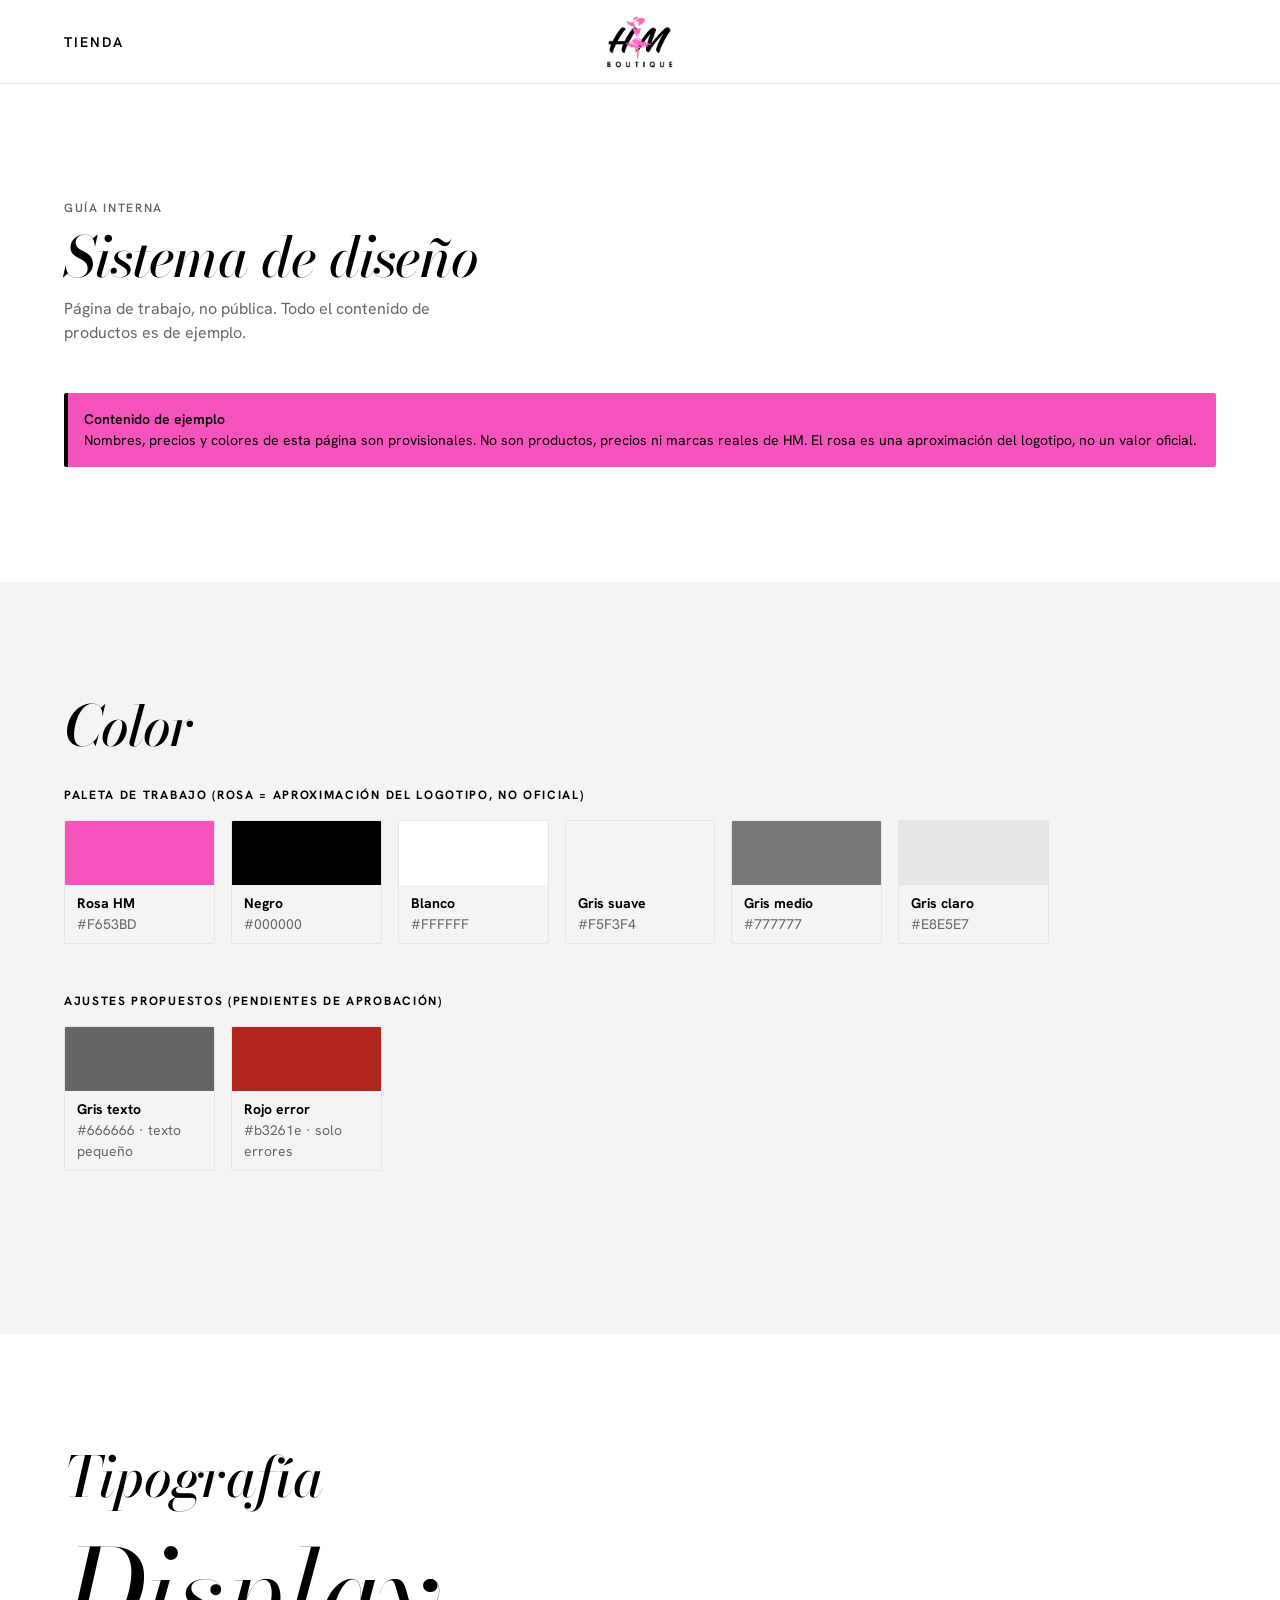
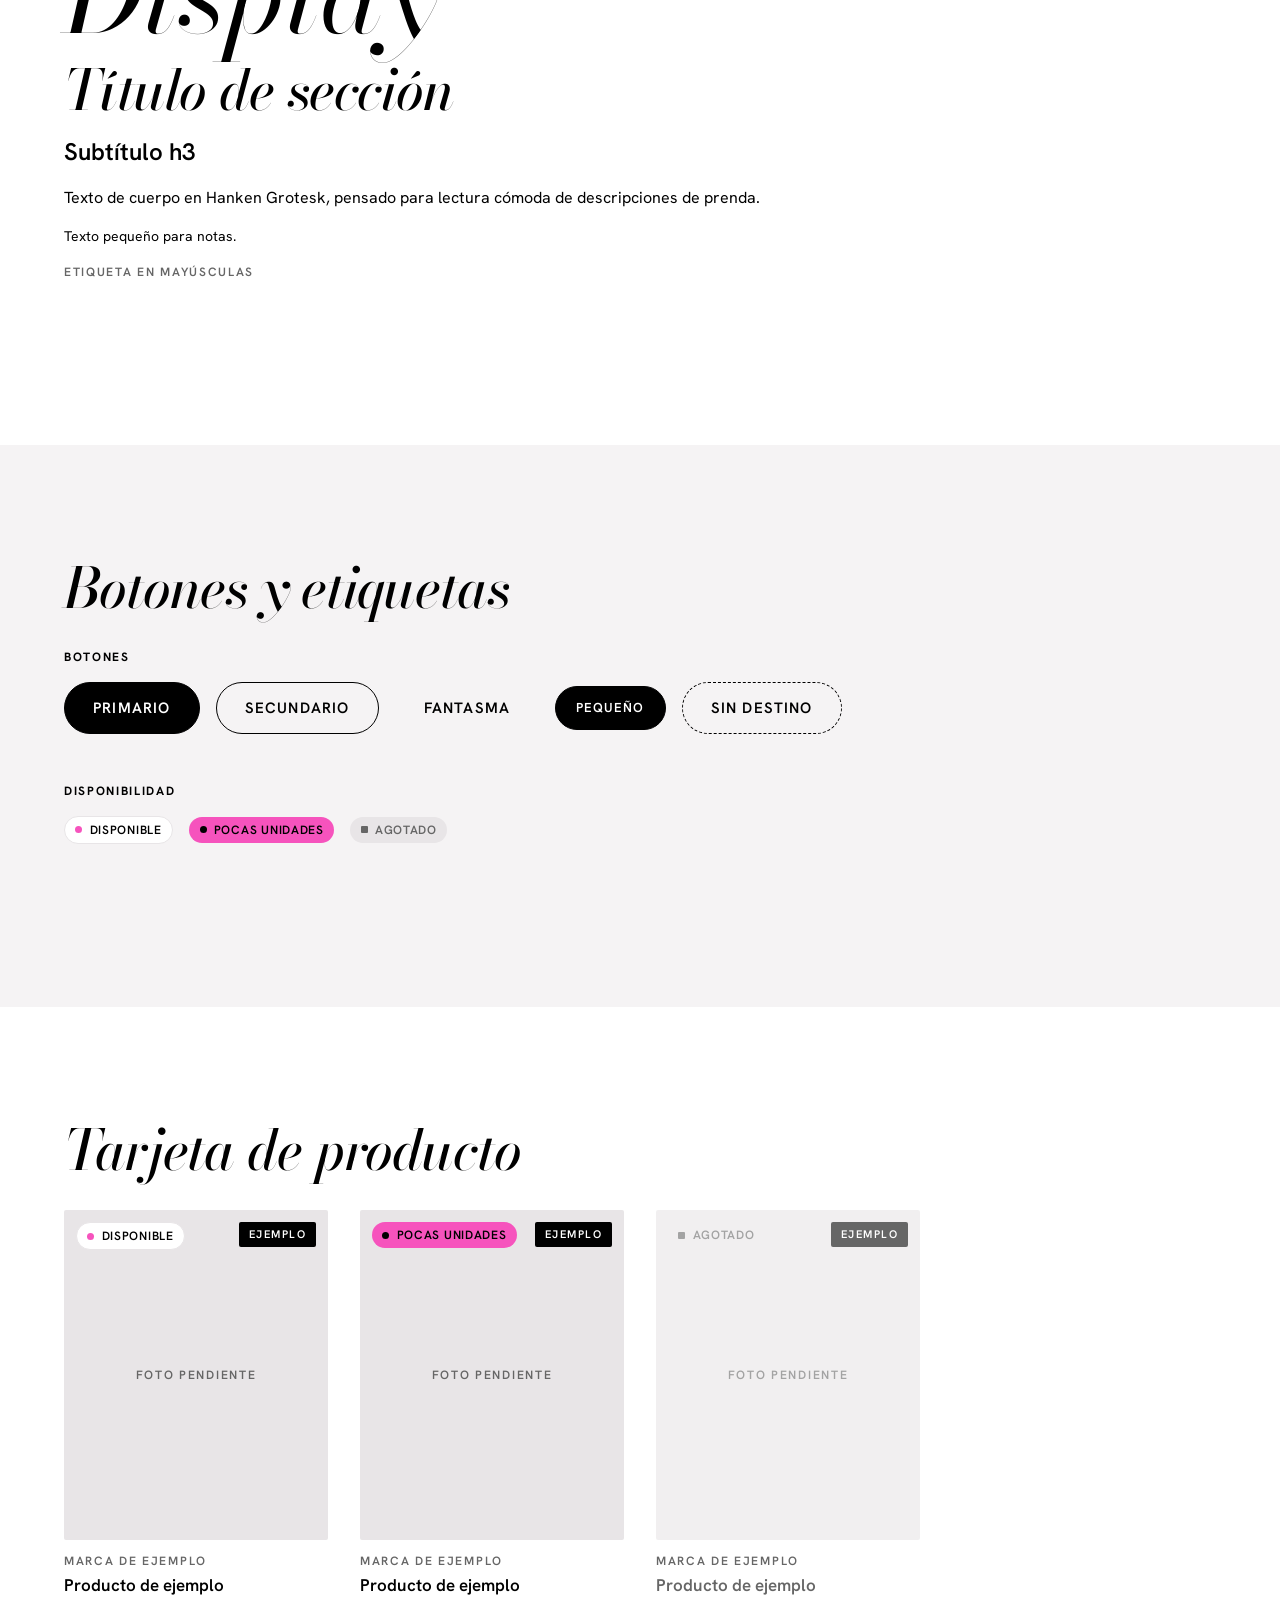
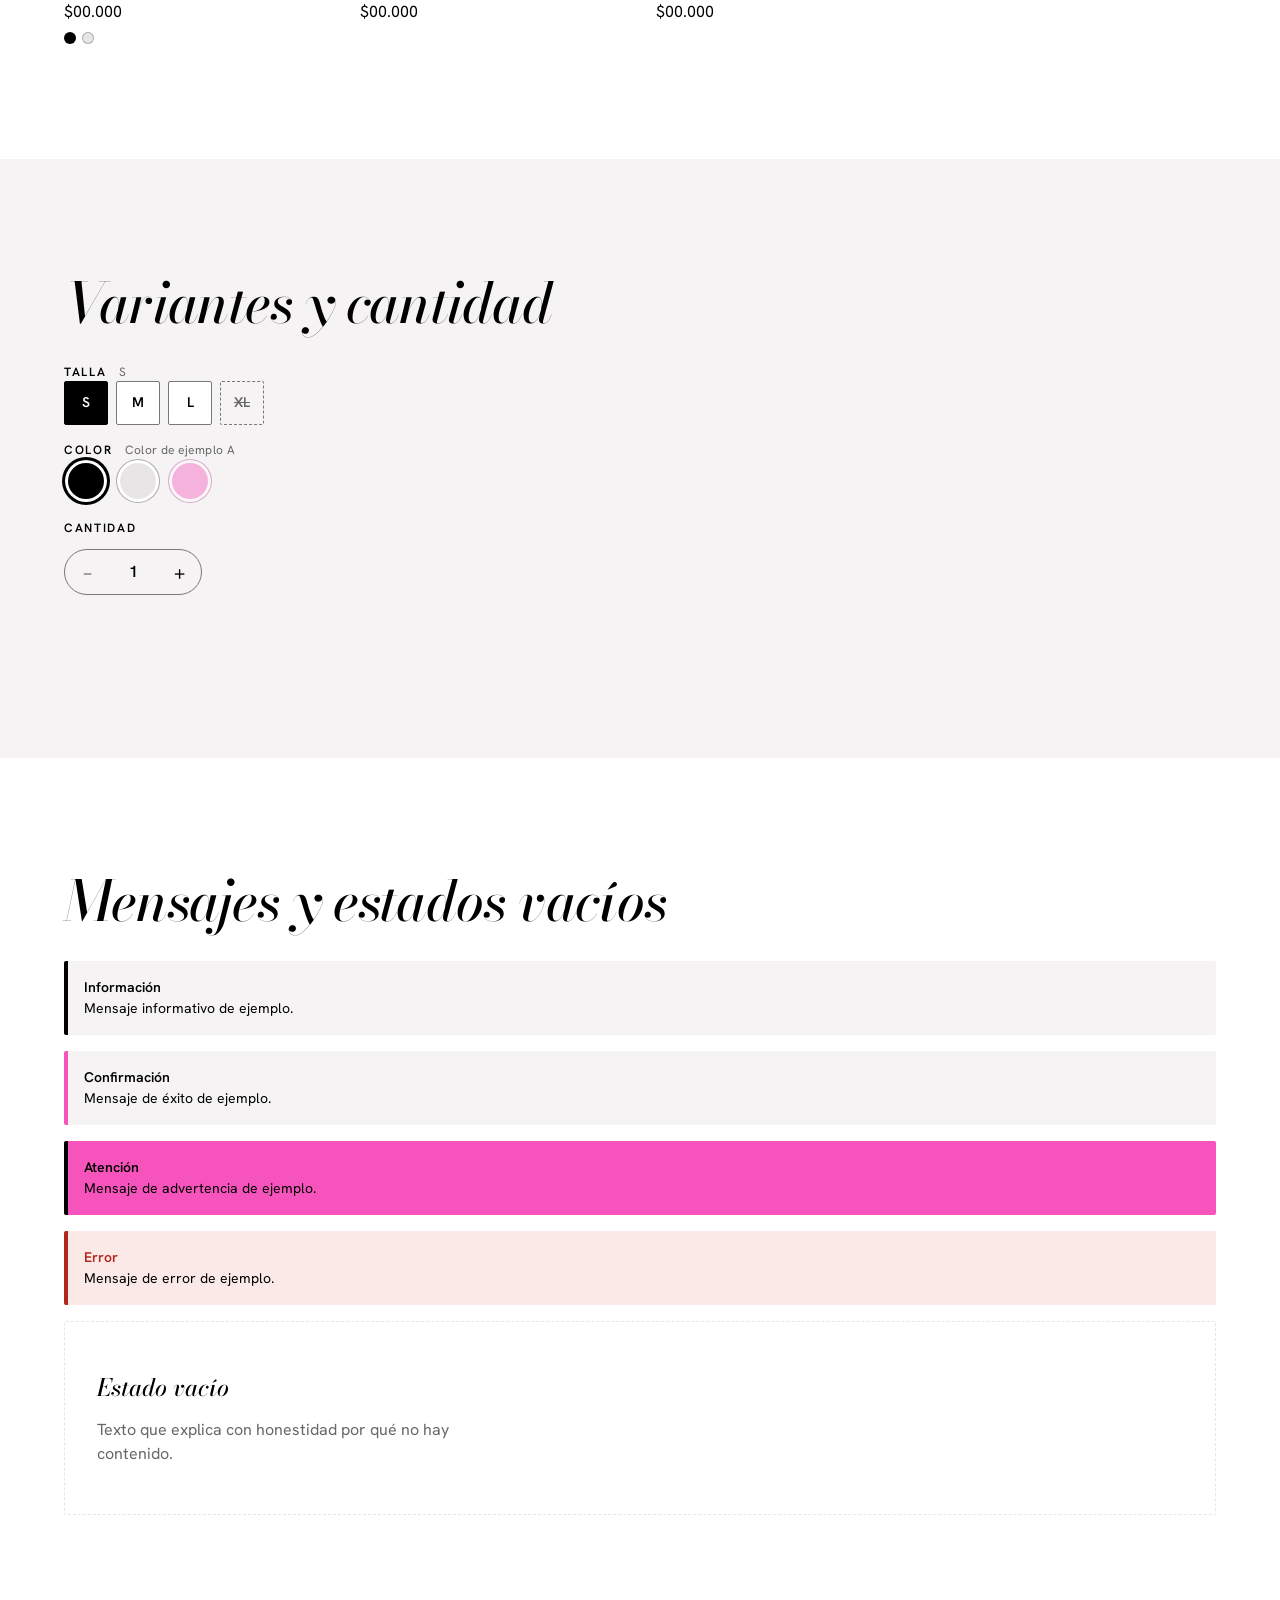
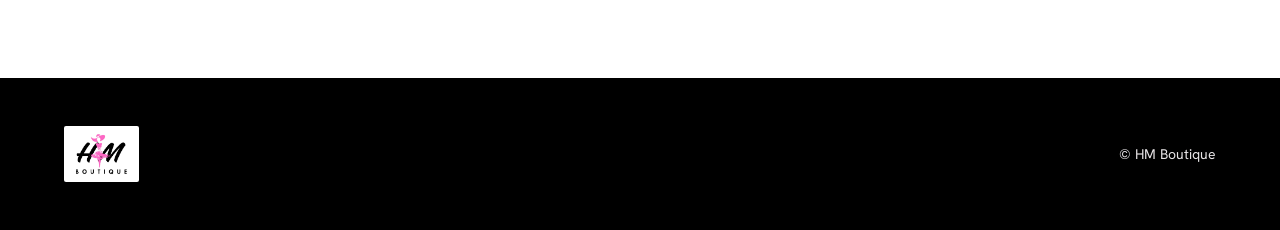
<file: sistema.html>
<!doctype html>
<html lang="es">
<head>
  <meta charset="utf-8">
  <meta name="viewport" content="width=device-width, initial-scale=1">
  <meta name="robots" content="noindex">
  <title>Sistema de diseño — HM Boutique</title>
  <link rel="preconnect" href="https://fonts.googleapis.com">
  <link rel="preconnect" href="https://fonts.gstatic.com" crossorigin>
  <link rel="stylesheet" href="https://fonts.googleapis.com/css2?family=Bodoni+Moda:ital,opsz,wght@0,6..96,500;1,6..96,500&family=Hanken+Grotesk:wght@400;600&display=swap">
  <link rel="stylesheet" href="css/tokens.css">
  <link rel="stylesheet" href="css/base.css">
  <link rel="stylesheet" href="css/components.css">
  <style>
    .sys-sw { display: grid; grid-template-columns: repeat(auto-fill, minmax(150px, 1fr)); gap: var(--sp-4); }
    .sys-sw div { border: 1px solid var(--color-line); border-radius: var(--radius-s); overflow: hidden; font-size: var(--fs-small); }
    .sys-sw i { display: block; height: 64px; background: var(--c); }
    .sys-sw b, .sys-sw span { display: block; padding: 0 var(--sp-3); }
    .sys-sw b { padding-top: var(--sp-2); }
    .sys-sw span { padding-bottom: var(--sp-2); color: var(--color-ink-soft); }
    .sys-row { display: flex; flex-wrap: wrap; gap: var(--sp-4); align-items: center; }
    .sys-block { display: grid; gap: var(--sp-4); margin-bottom: var(--sp-7); }
    .sys-block > h3 { font-size: var(--fs-label); letter-spacing: var(--ls-label); text-transform: uppercase; }
  </style>
</head>
<body>
  <a class="skip-link" href="#contenido">Saltar al contenido</a>
  <header class="site-header">
    <nav class="nav" aria-label="Principal"><a class="nav__link" href="index.html">Tienda</a></nav>
    <a href="index.html" class="site-header__logo" aria-label="HM Boutique, inicio"><img src="assets/brand/logo-hm-boutique-recortado.png" alt="HM Boutique" width="366" height="295"></a>
  </header>

  <main id="contenido">
    <section class="section">
      <div class="container">
        <div class="section-head">
          <p class="eyebrow">Guía interna</p>
          <h1 class="section-head__title">Sistema de diseño</h1>
          <p class="section-head__text">Página de trabajo, no pública. Todo el contenido de productos es de ejemplo.</p>
        </div>
        <div class="notice notice--warning" role="note"><div><span class="notice__title">Contenido de ejemplo</span><p>Nombres, precios y colores de esta página son provisionales. No son productos, precios ni marcas reales de HM. El rosa es una aproximación del logotipo, no un valor oficial.</p></div></div>
      </div>
    </section>

    <section class="section section--surface" aria-labelledby="s-color">
      <div class="container">
        <h2 class="section-head__title" id="s-color" style="margin-bottom:var(--sp-6)">Color</h2>
        <div class="sys-block"><h3>Paleta de trabajo (rosa = aproximación del logotipo, no oficial)</h3>
          <div class="sys-sw">
            <div><i style="--c:#F653BD"></i><b>Rosa HM</b><span>#F653BD</span></div>
            <div><i style="--c:#000000"></i><b>Negro</b><span>#000000</span></div>
            <div><i style="--c:#FFFFFF"></i><b>Blanco</b><span>#FFFFFF</span></div>
            <div><i style="--c:#F5F3F4"></i><b>Gris suave</b><span>#F5F3F4</span></div>
            <div><i style="--c:#777777"></i><b>Gris medio</b><span>#777777</span></div>
            <div><i style="--c:#E8E5E7"></i><b>Gris claro</b><span>#E8E5E7</span></div>
          </div></div>
        <div class="sys-block"><h3>Ajustes propuestos (pendientes de aprobación)</h3>
          <div class="sys-sw">
            <div><i style="--c:#666666"></i><b>Gris texto</b><span>#666666 · texto pequeño</span></div>
            <div><i style="--c:#b3261e"></i><b>Rojo error</b><span>#b3261e · solo errores</span></div>
          </div></div>
      </div>
    </section>

    <section class="section" aria-labelledby="s-type">
      <div class="container">
        <h2 class="section-head__title" id="s-type" style="margin-bottom:var(--sp-6)">Tipografía</h2>
        <div class="sys-block">
          <p style="font-family:var(--font-display);font-style:italic;font-size:var(--fs-display);line-height:.95">Display</p>
          <p class="section-head__title">Título de sección</p>
          <p style="font-size:var(--fs-h3);font-weight:600">Subtítulo h3</p>
          <p>Texto de cuerpo en Hanken Grotesk, pensado para lectura cómoda de descripciones de prenda.</p>
          <p style="font-size:var(--fs-small)">Texto pequeño para notas.</p>
          <p class="eyebrow">Etiqueta en mayúsculas</p>
        </div>
      </div>
    </section>

    <section class="section section--surface" aria-labelledby="s-btn">
      <div class="container">
        <h2 class="section-head__title" id="s-btn" style="margin-bottom:var(--sp-6)">Botones y etiquetas</h2>
        <div class="sys-block"><h3>Botones</h3>
          <div class="sys-row">
            <a class="btn" href="#s-btn">Primario</a>
            <a class="btn btn--secondary" href="#s-btn">Secundario</a>
            <a class="btn btn--ghost" href="#s-btn">Fantasma</a>
            <a class="btn btn--sm" href="#s-btn">Pequeño</a>
            <a class="btn" aria-disabled="true">Sin destino</a>
          </div></div>
        <div class="sys-block"><h3>Disponibilidad</h3>
          <div class="sys-row"><span class="tag tag--ok">Disponible</span><span class="tag tag--low">Pocas unidades</span><span class="tag tag--out">Agotado</span></div></div>
      </div>
    </section>

    <section class="section" aria-labelledby="s-card">
      <div class="container">
        <h2 class="section-head__title" id="s-card" style="margin-bottom:var(--sp-6)">Tarjeta de producto</h2>
        <ul class="product-grid">
          <li class="card card--demo">
            <div class="card__media"><div class="card__ph">Foto pendiente</div><span class="card__tag tag tag--ok">Disponible</span></div>
            <div class="card__body"><p class="card__brand">Marca de ejemplo</p><h3 class="card__title"><a class="card__link" href="#s-card">Producto de ejemplo</a></h3><p class="card__price">$00.000</p>
              <div class="card__colors" aria-hidden="true"><i class="card__dot" data-color="#000000"></i><i class="card__dot" data-color="#E8E5E7"></i></div></div>
          </li>
          <li class="card card--demo">
            <div class="card__media"><div class="card__ph">Foto pendiente</div><span class="card__tag tag tag--low">Pocas unidades</span></div>
            <div class="card__body"><p class="card__brand">Marca de ejemplo</p><h3 class="card__title"><a class="card__link" href="#s-card">Producto de ejemplo</a></h3><p class="card__price">$00.000</p></div>
          </li>
          <li class="card card--demo card--soldout">
            <div class="card__media"><div class="card__ph">Foto pendiente</div><span class="card__tag tag tag--out">Agotado</span></div>
            <div class="card__body"><p class="card__brand">Marca de ejemplo</p><h3 class="card__title"><a class="card__link" href="#s-card">Producto de ejemplo</a></h3><p class="card__price">$00.000</p></div>
          </li>
        </ul>
      </div>
    </section>

    <section class="section section--surface" aria-labelledby="s-var">
      <div class="container">
        <h2 class="section-head__title" id="s-var" style="margin-bottom:var(--sp-6)">Variantes y cantidad</h2>
        <div class="sys-block">
          <fieldset class="field" data-field>
            <legend class="field__legend">Talla <output aria-live="polite"></output></legend>
            <div class="opts">
              <label class="opt"><input type="radio" name="talla" value="S" data-label="S" checked><span class="chip">S</span></label>
              <label class="opt"><input type="radio" name="talla" value="M" data-label="M"><span class="chip">M</span></label>
              <label class="opt"><input type="radio" name="talla" value="L" data-label="L"><span class="chip">L</span></label>
              <label class="opt"><input type="radio" name="talla" value="XL" data-label="XL (agotada)" disabled><span class="chip">XL</span></label>
            </div>
          </fieldset>
          <fieldset class="field" data-field>
            <legend class="field__legend">Color <output aria-live="polite"></output></legend>
            <div class="opts">
              <label class="opt"><input type="radio" name="color" value="a" data-label="Color de ejemplo A" checked><span class="swatch" data-color="#000000"></span></label>
              <label class="opt"><input type="radio" name="color" value="b" data-label="Color de ejemplo B"><span class="swatch" data-color="#E8E5E7"></span></label>
              <label class="opt"><input type="radio" name="color" value="c" data-label="Color de ejemplo C (agotado)" disabled><span class="swatch" data-color="#F653BD"></span></label>
            </div>
          </fieldset>
          <div class="field"><span class="field__legend" id="q-l">Cantidad</span>
            <div class="qty" role="group" aria-labelledby="q-l" data-qty data-max="5">
              <button type="button" class="qty__btn" data-dec aria-label="Disminuir cantidad">−</button>
              <output class="qty__val" aria-live="polite">1</output>
              <button type="button" class="qty__btn" data-inc aria-label="Aumentar cantidad">+</button>
            </div>
          </div>
        </div>
      </div>
    </section>

    <section class="section" aria-labelledby="s-msg">
      <div class="container">
        <h2 class="section-head__title" id="s-msg" style="margin-bottom:var(--sp-6)">Mensajes y estados vacíos</h2>
        <div class="sys-block">
          <div class="notice" role="status"><div><span class="notice__title">Información</span><p>Mensaje informativo de ejemplo.</p></div></div>
          <div class="notice notice--success" role="status"><div><span class="notice__title">Confirmación</span><p>Mensaje de éxito de ejemplo.</p></div></div>
          <div class="notice notice--warning" role="status"><div><span class="notice__title">Atención</span><p>Mensaje de advertencia de ejemplo.</p></div></div>
          <div class="notice notice--error" role="alert"><div><span class="notice__title">Error</span><p>Mensaje de error de ejemplo.</p></div></div>
          <div class="empty"><p class="empty__title">Estado vacío</p><p class="empty__text">Texto que explica con honestidad por qué no hay contenido.</p></div>
        </div>
      </div>
    </section>
  </main>

  <footer class="site-footer">
    <div class="container site-footer__inner">
      <img class="site-footer__logo" src="assets/brand/logo-hm-boutique-recortado.png" alt="HM Boutique" width="366" height="295">
      <p class="site-footer__note">© HM Boutique</p>
    </div>
  </footer>
  <script src="js/ui.js"></script>
</body>
</html>
</file>
<file: css/tokens.css>
/* HM Store — Design tokens.
 * Fuente: Paleta_de_Colores_HM_Store.md y Contexto_Real_HM_Store_para_Claude.md.
 * Rosa #F653BD = aproximación digital tomada del logotipo, NO valor oficial verificado.
 * No añadir colores de marca sin aprobación de HM. */
:root {
  /* Paleta de trabajo seleccionada */
  --hm-pink: #F653BD;
  --hm-black: #000000;
  --hm-white: #FFFFFF;
  --hm-gray-soft: #F5F3F4;
  --hm-gray-medium: #777777;
  --hm-gray-light: #E8E5E7;

  /* Ajuste de accesibilidad (propuesta): gris neutro algo más oscuro para texto pequeño,
   * porque #777777 sobre blanco da 4.48:1 y sobre gris suave 4.05:1 (<4.5). Pendiente de aprobación. */
  --hm-text-soft: #666666;

  /* Roles */
  --color-bg: var(--hm-white);
  --color-surface: var(--hm-gray-soft);
  --color-line: var(--hm-gray-light);
  --color-ui: var(--hm-gray-medium);
  --color-ink: var(--hm-black);
  --color-ink-soft: var(--hm-text-soft);
  --color-accent: var(--hm-pink);
  --color-focus: var(--hm-black);

  /* Estados: solo con la paleta. El rojo de error es funcional y está pendiente de aprobación. */
  --err-fg: #b3261e; --err-bg: #fbe9e7;

  /* Tema de campaña del Hero: lo sobrescribe js/hero.js desde data/campaigns.js */
  --bg: var(--hm-gray-soft);
  --ink: var(--hm-black);
  --accent: var(--hm-pink);
  --paper: var(--hm-white);

  /* Tipografía */
  --font-display: "Bodoni Moda", "Bodoni 72", Didot, "Times New Roman", serif;
  --font-body: "Hanken Grotesk", system-ui, -apple-system, "Segoe UI", sans-serif;
  --fs-display: clamp(3.25rem, 9vw, 8.25rem);
  --fs-h2: clamp(2rem, 4.5vw, 3.5rem);
  --fs-h3: clamp(1.25rem, 2vw, 1.5rem);
  --fs-product: 1.0625rem;
  --fs-price: 1rem;
  --fs-body: 1rem;
  --fs-small: 0.875rem;
  --fs-label: 0.75rem;
  --ls-label: 0.14em;

  /* Espaciado (base 4px) */
  --sp-1: 0.25rem; --sp-2: 0.5rem; --sp-3: 0.75rem; --sp-4: 1rem;
  --sp-5: 1.5rem; --sp-6: 2rem; --sp-7: 3rem; --sp-8: 4rem;
  --gutter: clamp(1.25rem, 5vw, 5rem);
  --container: 1280px;
  --section-y: clamp(4rem, 9vw, 7.5rem);
  --grid-gap: clamp(1rem, 2.5vw, 2rem);

  /* Forma */
  --radius-s: 2px;
  --radius-pill: 999px;
  --tap: 44px;

  /* Movimiento */
  --ease-out: cubic-bezier(0.16, 1, 0.3, 1);
  --t-fast: 160ms;
  --t-med: 300ms;

  /* Layout */
  --header-h: 84px;
  --announce-h: 0px;
}
@media (max-width: 900px) { :root { --header-h: 68px; } }
</file>
<file: css/base.css>
/* HM Store — base: reset, tipografía, utilidades, foco. */
*, *::before, *::after { box-sizing: border-box; }
html { -webkit-text-size-adjust: 100%; scroll-behavior: smooth; scroll-padding-top: calc(var(--header-h) + 1rem); }
body { margin: 0; background: var(--color-bg); color: var(--color-ink); font-family: var(--font-body); font-size: var(--fs-body); line-height: 1.5; }
::selection { background: var(--hm-pink); color: #000; }
img { display: block; max-width: 100%; }
h1, h2, h3, p { margin: 0; }
button, input { font: inherit; color: inherit; }
.sr-only { position: absolute; width: 1px; height: 1px; margin: -1px; padding: 0; overflow: hidden; clip: rect(0 0 0 0); white-space: nowrap; border: 0; }
:focus-visible { outline: 3px solid var(--color-focus); outline-offset: 3px; }
.container { width: 100%; max-width: calc(var(--container) + 2 * var(--gutter)); margin-inline: auto; padding-inline: var(--gutter); }
.section { padding-block: var(--section-y); }
.section--surface { background: var(--color-surface); }
.skip-link { position: absolute; left: var(--sp-4); top: -100px; z-index: 10; background: #000; color: #fff; padding: var(--sp-3) var(--sp-4); }
.skip-link:focus { top: var(--sp-4); }
@media (prefers-reduced-motion: reduce) { html { scroll-behavior: auto; } }
</file>
<file: css/components.css>
/* HM Store — componentes reutilizables (Fase 2). */

/* ---------- Cinta de anuncio ---------- */
.announce { background: #000; color: #fff; overflow: hidden; height: 40px; }
.announce[hidden] { display: none; }
.announce__link { display: flex; align-items: center; height: 100%; color: inherit; text-decoration: none; overflow: hidden; font-size: 0.8125rem; letter-spacing: 0.14em; text-transform: uppercase; font-weight: 600; }
.announce__link:hover .announce__track, .announce__link:focus-visible .announce__track { animation-play-state: paused; }
.announce__link:focus-visible { outline-color: var(--hm-pink); outline-offset: -3px; }
.announce__track { display: inline-flex; flex: none;  will-change: transform; animation: marquee var(--marquee-duration, 30s) linear infinite; }
.announce__item { padding-inline: 2.5rem; display: inline-flex; align-items: center; gap: 2.5rem; }
.announce__item::after { content: ""; width: 7px; height: 7px; border-radius: 50%; background: var(--hm-pink); }
@keyframes marquee { to { transform: translateX(-50%); } }
@media (max-width: 900px) { .announce { height: 36px; } }

/* ---------- Cabecera ---------- */
.site-header { position: sticky; top: 0; z-index: 5; background: var(--color-bg); height: var(--header-h); border-bottom: 1px solid var(--color-line);
  display: grid; grid-template-columns: 1fr auto 1fr; align-items: center; padding-inline: var(--gutter); }
.site-header__logo { display: block; height: var(--header-h); padding: 14px 0; justify-self: center; }
.site-header__logo img { height: 100%; width: auto; }
.nav { display: flex; gap: var(--sp-5); }
.nav__link { display: inline-flex; align-items: center; min-height: var(--tap); color: var(--color-ink); text-decoration: none; font-size: var(--fs-small); font-weight: 600; letter-spacing: var(--ls-label); text-transform: uppercase; background: linear-gradient(currentColor, currentColor) left bottom 10px / 0 1.5px no-repeat; transition: background-size var(--t-med) var(--ease-out); }
.nav__link:hover, .nav__link[aria-current] { background-size: 100% 1.5px; }

/* ---------- Botones ---------- */
.btn { --btn-bg: var(--hm-black); --btn-fg: var(--hm-white); --btn-border: var(--hm-black); --btn-hover-bg: var(--hm-pink); --btn-hover-fg: #000;
  display: inline-flex; align-items: center; justify-content: center; gap: 0.75rem; min-height: 52px; padding: 0 1.75rem;
  background: var(--btn-bg); color: var(--btn-fg); border: 1.5px solid var(--btn-border); border-radius: var(--radius-pill);
  text-decoration: none; cursor: pointer; font-weight: 600; font-size: 0.9375rem; letter-spacing: 0.08em; text-transform: uppercase;
  transition: background-color var(--t-fast) ease, color var(--t-fast) ease, transform var(--t-fast) var(--ease-out); }
.btn svg { transition: transform 200ms var(--ease-out); }
.btn:hover { background: var(--btn-hover-bg); color: var(--btn-hover-fg); }
.btn:hover svg { transform: translateX(4px); }
.btn:active { transform: scale(0.97); }
.btn--secondary { --btn-bg: transparent; --btn-fg: var(--hm-black); --btn-hover-bg: var(--hm-black); --btn-hover-fg: var(--hm-white); }
.btn--ghost { --btn-bg: transparent; --btn-fg: var(--hm-black); --btn-border: transparent; --btn-hover-bg: var(--hm-gray-light); --btn-hover-fg: var(--hm-black); }
.btn--sm { min-height: var(--tap); padding: 0 1.25rem; font-size: 0.8125rem; }
.btn--block { width: 100%; }
.btn[aria-disabled="true"], .btn:disabled { background: transparent; color: var(--btn-border); border-style: dashed; cursor: not-allowed; }
.btn[aria-disabled="true"]:hover, .btn:disabled:hover { background: transparent; color: var(--btn-border); }
.btn[aria-disabled="true"]:hover svg, .btn:disabled:hover svg { transform: none; }
.btn[aria-disabled="true"]:active, .btn:disabled:active { transform: none; }

/* ---------- Encabezado de sección ---------- */
.section-head { display: grid; gap: var(--sp-3); margin-bottom: var(--sp-7); max-width: 40rem; }
.eyebrow { font-size: var(--fs-label); letter-spacing: var(--ls-label); text-transform: uppercase; font-weight: 600; color: var(--color-ink-soft); }
.section-head__title { font-family: var(--font-display); font-style: italic; font-weight: 500; font-size: var(--fs-h2); line-height: 1; letter-spacing: -0.02em; text-wrap: balance; }
.section-head__text { color: var(--color-ink-soft); max-width: 46ch; text-wrap: pretty; }

/* ---------- Etiquetas de disponibilidad (punto + texto: nunca solo color) ---------- */
.tag { display: inline-flex; align-items: center; gap: 0.45rem; padding: 0.25rem 0.65rem; border-radius: var(--radius-pill); font-size: var(--fs-label); font-weight: 600; letter-spacing: 0.06em; text-transform: uppercase; background: var(--hm-gray-light); color: var(--hm-black); }
.tag::before { content: ""; width: 7px; height: 7px; border-radius: 50%; background: currentColor; }
.tag--ok { background: var(--hm-white); border: 1px solid var(--hm-gray-light); }
.tag--ok::before { background: var(--hm-pink); }
.tag--low { background: var(--hm-pink); color: var(--hm-black); }
.tag--out { background: var(--hm-gray-light); color: var(--color-ink-soft); }
.tag--out::before { border-radius: 1px; }

/* ---------- Tarjeta de producto ---------- */
.product-grid { display: grid; grid-template-columns: repeat(4, minmax(0, 1fr)); gap: var(--sp-6) var(--grid-gap); list-style: none; margin: 0; padding: 0; }
@media (max-width: 1100px) { .product-grid { grid-template-columns: repeat(3, minmax(0, 1fr)); } }
@media (max-width: 820px) { .product-grid { grid-template-columns: repeat(2, minmax(0, 1fr)); } }
.card { position: relative; display: grid; gap: var(--sp-3); align-content: start; }
.card__media { position: relative; aspect-ratio: 4 / 5; overflow: hidden; background: var(--hm-gray-light); border-radius: var(--radius-s); }
.card__media img { display: block; width: 100%; height: 100%; object-fit: cover; transition: transform 600ms var(--ease-out); }
.card__ph { position: absolute; inset: 0; display: grid; place-items: center; text-align: center; padding: var(--sp-4); font-size: var(--fs-label); letter-spacing: var(--ls-label); text-transform: uppercase; font-weight: 600; color: var(--color-ink-soft); }
.card__tag { position: absolute; left: var(--sp-3); top: var(--sp-3); }
.card__body { display: grid; gap: var(--sp-1); }
.card__brand { font-size: var(--fs-label); letter-spacing: var(--ls-label); text-transform: uppercase; color: var(--color-ink-soft); font-weight: 600; }
.card__title { font-size: var(--fs-product); font-weight: 600; line-height: 1.3; }
.card__link { color: inherit; text-decoration: none; }
.card__link::after { content: ""; position: absolute; inset: 0; } /* enlace extendido: toda la tarjeta es clicable */
.card__link:focus-visible { outline: none; }
.card:has(.card__link:focus-visible) .card__media { outline: 3px solid var(--color-focus); outline-offset: 3px; }
.card__price { font-size: var(--fs-price); font-variant-numeric: tabular-nums; }
.card__colors { display: flex; gap: 6px; margin-top: var(--sp-1); }
.card__dot { width: 12px; height: 12px; border-radius: 50%; border: 1px solid rgba(0, 0, 0, 0.25); background: var(--c, #ccc); }
.card:hover .card__media img { transform: scale(1.03); }
.card--soldout .card__media { opacity: 0.6; }
.card--soldout .card__title { color: var(--color-ink-soft); }
.card--demo .card__media::after { content: "Ejemplo"; position: absolute; right: var(--sp-3); top: var(--sp-3); background: #000; color: #fff; font-size: 0.6875rem; letter-spacing: var(--ls-label); text-transform: uppercase; font-weight: 600; padding: 0.25rem 0.6rem; border-radius: var(--radius-s); }

/* ---------- Selectores de variante (CSS puro: input real + etiqueta) ---------- */
.field { border: 0; margin: 0; padding: 0; min-width: 0; display: grid; gap: var(--sp-3); }
.field__legend { padding: 0; font-size: var(--fs-label); letter-spacing: var(--ls-label); text-transform: uppercase; font-weight: 600; }
.field__legend output { color: var(--color-ink-soft); font-weight: 400; letter-spacing: 0.04em; text-transform: none; margin-left: var(--sp-2); }
.opts { display: flex; flex-wrap: wrap; gap: var(--sp-2); }
.opt { position: relative; }
.opt input { position: absolute; inset: 0; width: 100%; height: 100%; margin: 0; opacity: 0; cursor: pointer; }
.chip { display: inline-flex; align-items: center; justify-content: center; min-width: var(--tap); min-height: var(--tap); padding: 0 var(--sp-3); border: 1.5px solid var(--color-ui); border-radius: var(--radius-s); font-weight: 600; font-size: var(--fs-small); background: var(--color-bg); transition: border-color var(--t-fast), background-color var(--t-fast), color var(--t-fast); }
.opt:hover .chip { border-color: var(--hm-black); }
.opt input:checked + .chip { background: var(--hm-black); border-color: var(--hm-black); color: var(--hm-white); }
.opt input:focus-visible + .chip, .opt input:focus-visible + .swatch { outline: 3px solid var(--color-focus); outline-offset: 3px; }
.opt input:disabled { cursor: not-allowed; }
.opt input:disabled + .chip { color: var(--color-ink-soft); border-style: dashed; text-decoration: line-through; background: transparent; }
.swatch { display: block; width: var(--tap); height: var(--tap); border-radius: 50%; background: var(--c, #ccc); border: 1px solid rgba(0, 0, 0, 0.25); box-shadow: inset 0 0 0 3px var(--color-bg); transition: box-shadow var(--t-fast); }
.opt input:checked + .swatch { box-shadow: inset 0 0 0 3px var(--color-bg), 0 0 0 2px var(--hm-black); }
.opt input:disabled + .swatch { opacity: 0.4; }

/* ---------- Control de cantidad ---------- */
.qty { justify-self: start; display: inline-grid; grid-template-columns: var(--tap) 3rem var(--tap); align-items: center; border: 1.5px solid var(--color-ui); border-radius: var(--radius-pill); overflow: hidden; }
.qty__btn { height: var(--tap); border: 0; background: transparent; cursor: pointer; font-size: 1.25rem; line-height: 1; transition: background-color var(--t-fast); }
.qty__btn:hover:not(:disabled) { background: var(--hm-gray-light); }
.qty__btn:disabled { color: var(--hm-gray-medium); cursor: not-allowed; }
.qty__btn:focus-visible { outline-offset: -3px; }
.qty__val { text-align: center; font-weight: 600; font-variant-numeric: tabular-nums; }

/* ---------- Avisos ---------- */
.notice { display: flex; gap: var(--sp-3); align-items: flex-start; padding: var(--sp-4); border-left: 4px solid var(--hm-black); border-radius: var(--radius-s); background: var(--hm-gray-soft); color: var(--hm-black); font-size: var(--fs-small); }
.notice__title { font-weight: 600; display: block; }
.notice--success { border-left-color: var(--hm-pink); }
.notice--warning { background: var(--hm-pink); }
.notice--error { background: var(--err-bg); border-left-color: var(--err-fg); }
.notice--error .notice__title { color: var(--err-fg); }

/* ---------- Estado vacío ---------- */
.empty { display: grid; justify-items: start; gap: var(--sp-3); padding: var(--sp-7) var(--sp-6); border: 1.5px dashed var(--hm-gray-light); border-radius: var(--radius-s); background: var(--color-bg); }
.empty__title { font-family: var(--font-display); font-style: italic; font-weight: 500; font-size: var(--fs-h3); }
.empty__text { color: var(--color-ink-soft); max-width: 46ch; }

/* ---------- Pie ---------- */
.site-footer { background: var(--hm-black); color: var(--hm-white); padding-block: var(--sp-7); }
.site-footer__inner { display: flex; flex-wrap: wrap; align-items: center; justify-content: space-between; gap: var(--sp-5); }
.site-footer__logo { height: 56px; width: auto; background: var(--hm-white); padding: 6px 10px; border-radius: var(--radius-s); }
.site-footer__note { font-size: var(--fs-small); color: var(--hm-gray-light); }

/* ---------- Aparición al hacer scroll (solo con JS) ---------- */
.js .reveal { opacity: 0; transform: translateY(24px); }
.js .reveal.in { opacity: 1; transform: none; transition: opacity 700ms ease var(--d, 0ms), transform 700ms var(--ease-out) var(--d, 0ms); }

@media (prefers-reduced-motion: reduce) {
  .js .reveal, .js .reveal.in { opacity: 1; transform: none; transition: none; }
  .btn, .btn svg, .chip, .swatch, .qty__btn, .nav__link, .card__media img { transition: none; }
  .btn:hover svg, .btn:active, .card:hover .card__media img { transform: none; }
  .announce__track { animation: none; transform: none; }
  .announce__link { justify-content: center; }
  .announce__group:nth-child(2) { display: none !important; }
  .announce__item:not(:first-child) { display: none; }
  .announce__item::after { display: none; }
}
</file>
<file: css/hero.css>
/* HM Store — Hero Experience. Depende de tokens.css, base.css y components.css (.btn). */

/* ---------- Hero ---------- */
.hero {
  position: relative; isolation: isolate; overflow: hidden;
  background: var(--bg); color: var(--ink);
  min-height: clamp(560px, calc(100svh - var(--header-h) - var(--announce-h)), 1000px);
  display: grid;
  grid-template-columns: minmax(0, 1fr);
  grid-template-areas: "content";
  align-items: center;
  justify-items: start;
  padding: clamp(2rem, 5vw, 4rem) clamp(1.5rem, 5vw, 5rem);
  transition: background-color 400ms ease;
}

/* Fondo: imagen de campaña cubriendo toda la sección */
.hero__bg {
  position: absolute; inset: 0; z-index: -1; pointer-events: none;
  display: flex; align-items: center; justify-content: center;
  overflow: hidden;
}

.hero__bg-img {
  position: absolute; inset: 0;
  width: 100%; height: 100%;
  object-fit: cover; object-position: center;
  display: block; z-index: 0;
}

.hero__bg-overlay {
  position: absolute; inset: 0;
  background: linear-gradient(90deg, rgba(0,0,0,0.5) 0%, rgba(0,0,0,0.3) 35%, rgba(0,0,0,0) 100%);
  z-index: 1;
}

.hero__shape {
  position: absolute; border-radius: 50%; display: block; will-change: transform;
  z-index: 2;
}

.hero__shape--a {
  width: min(52vw, 640px); aspect-ratio: 1; right: -10vw; top: -18%;
  background: var(--accent); opacity: 0.08;
}

.hero__shape--b {
  width: min(22vw, 260px); aspect-ratio: 1; left: 38%; bottom: -8%;
  border: 1.5px solid var(--ink); opacity: 0.05;
}

/* Contenido: superpuesto sobre imagen de fondo */
.hero__content {
  grid-area: content;
  position: relative; z-index: 3;
  display: grid; gap: 1.5rem; justify-items: start;
  max-width: 45%;
}

.hero__title {
  margin: 0; font-family: var(--font-display); font-weight: 500; font-style: italic;
  font-size: clamp(2.5rem, 7vw, 6.5rem);
  line-height: 0.95; letter-spacing: -0.02em; text-wrap: balance;
  color: #FFFFFF;
  text-shadow: 0 2px 8px rgba(0,0,0,0.3);
  overflow: hidden; padding-bottom: 0.08em;
}

.hero__title .w {
  display: inline-block; overflow: hidden; vertical-align: top;
  padding: 0 0.08em 0.1em; margin: 0 -0.08em;
}

.hero__title .w > i {
  display: inline-block; font-style: inherit;
}

.hero__desc {
  margin: 0; max-width: 45ch;
  font-size: clamp(0.95rem, 1.1vw, 1.0625rem);
  line-height: 1.6; text-wrap: pretty;
  color: #FFFFFF;
  text-shadow: 0 1px 4px rgba(0,0,0,0.2);
}

/* Botón del Hero */
.hero .btn {
  --btn-bg: var(--accent);
  --btn-fg: #000000;
  --btn-border: var(--accent);
  --btn-hover-bg: #FFFFFF;
  --btn-hover-fg: var(--ink);
}

/* Badge */
.hero__badge {
  position: absolute; left: auto; right: clamp(1rem, 5vw, 3rem); bottom: clamp(1.5rem, 4vw, 2.5rem);
  margin: 0; padding: 0.5rem 1rem;
  background: rgba(0,0,0,0.6); color: #FFFFFF;
  font-size: 0.6875rem; letter-spacing: 0.14em; text-transform: uppercase;
  font-weight: 600; white-space: nowrap; border-radius: 3px;
  backdrop-filter: blur(4px);
}

.hero__badge[hidden] { display: none; }

/* ---------- Secuencia de entrada (solo con JS) ---------- */
.js .hero:not(.is-ready) :is(.hero__bg-img, .hero__content, .hero__desc, .btn) {
  opacity: 0;
}

.js .hero:not(.is-ready) .hero__title .w > i {
  transform: translateY(110%);
}

.is-ready .hero__bg-img {
  animation: fade 1200ms ease both;
}

.is-ready .hero__shape--a {
  animation: settle 1400ms var(--ease-out) both;
}

.is-ready .hero__title .w > i {
  animation: line-up 900ms var(--ease-out) calc(220ms + var(--line, 0) * 110ms) both;
}

.is-ready .hero__desc {
  animation: rise 700ms var(--ease-out) 380ms both;
}

.is-ready .btn {
  animation: rise 700ms var(--ease-out) 480ms both;
}

.is-ready .hero__badge {
  animation: rise 700ms var(--ease-out) 520ms both;
}

@keyframes fade { from { opacity: 0; } to { opacity: 1; } }
@keyframes settle { from { opacity: 0; transform: scale(0.94); } to { opacity: 0.08; transform: none; } }
@keyframes line-up { from { transform: translateY(110%); } to { transform: none; } }
@keyframes rise { from { opacity: 0; transform: translateY(26px); } to { opacity: 1; transform: none; } }

/* Cambio de colección: salida breve, entrada coordinada */
.hero.is-leaving .hero__content {
  opacity: 0; transform: translateY(-10px);
  transition: opacity 220ms ease, transform 220ms ease;
}

.hero.is-entering .hero__content {
  animation: rise 500ms var(--ease-out) both;
}

/* ---------- Tablet ---------- */
@media (max-width: 1024px) {
  .hero {
    min-height: clamp(560px, calc(100svh - var(--header-h) - var(--announce-h)), 850px);
  }

  .hero__content {
    max-width: 50%;
  }

  .hero__title {
    font-size: clamp(2rem, 6vw, 4.5rem);
  }

  .hero__desc {
    font-size: clamp(0.9rem, 1vw, 1rem);
  }

  .hero__badge {
    right: clamp(1rem, 4vw, 2rem);
    bottom: clamp(1rem, 3vw, 2rem);
  }
}

/* ---------- Móvil y tablet vertical ---------- */
@media (max-width: 900px) {
  .hero {
    min-height: clamp(500px, calc(100svh - var(--header-h) - var(--announce-h)), 750px);
    padding: clamp(1.5rem, 4vw, 2.5rem) clamp(1rem, 4vw, 2rem);
    align-items: flex-end;
  }

  .hero__content {
    max-width: 100%;
    gap: 1rem;
    margin-bottom: clamp(1rem, 3vw, 2rem);
  }

  .hero__title {
    font-size: clamp(1.75rem, 10vw, 3rem);
    line-height: 1;
  }

  .hero__desc {
    max-width: 100%;
    font-size: clamp(0.9rem, 2vw, 1rem);
    line-height: 1.5;
  }

  .btn {
    width: 100%;
    max-width: 400px;
    justify-content: center;
  }

  .hero__badge {
    position: relative;
    left: 0; right: auto; bottom: auto;
    margin-top: 1rem;
    background: rgba(0,0,0,0.5);
  }

  .hero__shape--a {
    width: 90vw; right: -30vw; opacity: 0.05;
  }

  .hero__shape--b {
    display: none;
  }
}

/* ---------- Móvil muy pequeño ---------- */
@media (max-width: 480px) {
  .hero {
    min-height: clamp(400px, calc(100svh - var(--header-h) - var(--announce-h)), 600px);
    padding: 1rem;
  }

  .hero__content {
    max-width: 100%;
  }

  .hero__title {
    font-size: clamp(1.5rem, 8vw, 2.5rem);
  }

  .hero__desc {
    font-size: 0.9rem;
  }
}

/* ---------- Movimiento reducido ---------- */
@media (prefers-reduced-motion: reduce) {
  .is-ready .hero__bg-img,
  .is-ready .hero__shape--a,
  .is-ready .hero__title .w > i,
  .is-ready .hero__desc,
  .is-ready .btn,
  .is-ready .hero__badge,
  .hero.is-entering .hero__content {
    animation: fade 200ms linear both;
  }

  .is-ready .hero__shape--a {
    animation-name: fade-shape;
  }

  @keyframes fade-shape {
    from { opacity: 0; }
    to { opacity: 0.08; }
  }

  .hero.is-leaving .hero__content {
    transform: none;
    transition: opacity 150ms linear;
  }
}
</file>
